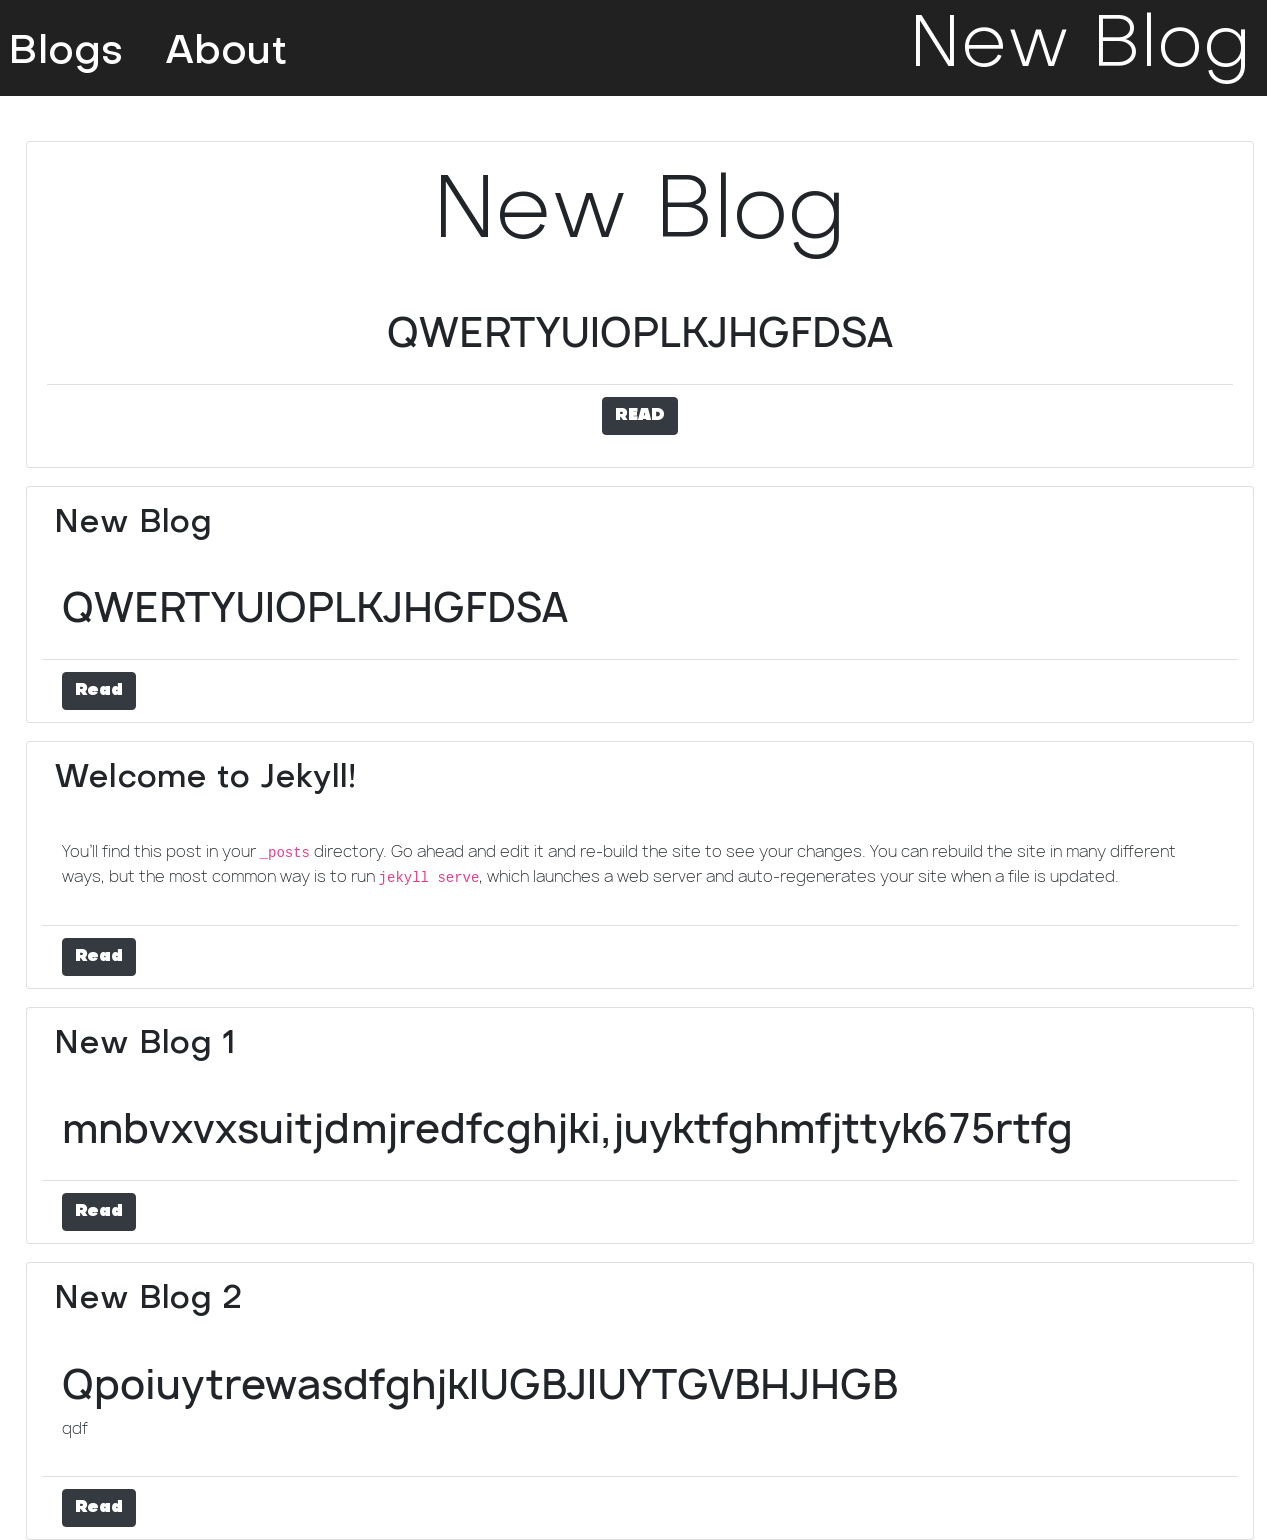
<file: blogs/index.html>
<!DOCTYPE html>
<html lang="en" dir="ltr">
  <head>
    <link rel="stylesheet" href="../css/header.css">
    <link rel="stylesheet" href="../css/page.css">
    <link href="../css/fonts/stylesheet.css" rel="stylesheet">
    <link rel="stylesheet" href="https://stackpath.bootstrapcdn.com/bootstrap/4.3.1/css/bootstrap.min.css" integrity="sha384-ggOyR0iXCbMQv3Xipma34MD+dH/1fQ784/j6cY/iJTQUOhcWr7x9JvoRxT2MZw1T" crossorigin="anonymous">
    <link href="https://fonts.googleapis.com/css?family=Balthazar|Neuton|Port+Lligat+Sans&display=swap" rel="stylesheet">
    <meta charset="utf-8">
    <link rel="stylesheet" href="https://cdnjs.cloudflare.com/ajax/libs/font-awesome/4.7.0/css/font-awesome.min.css">
    <meta name="viewport" content="width=device-width, initial-scale=1, shrink-to-fit=no">

<link href="https://fonts.googleapis.com/css?family=Vollkorn&display=swap" rel="stylesheet">

    <title>Blogs</title>
  </head>
  <body>
    <nav class="navbar navbar-expand-lg navbar-light bg-faded" id="header">
<button class="navbar-toggler" style="margin-left:2.5vw;margin-top:2.5vh;" type="button" data-toggle="collapse" data-target="#nav-content" aria-controls="nav-content" aria-expanded="false" aria-label="Toggle navigation">
<span class="navbar-toggler-icon"></span>
</button>
<!-- Links -->
<div class="collapse navbar-collapse" id="nav-content" style="/*margin-left:48vw;*/margin-top:2vh;">
<ul class="navbar-nav">
<li class="nav-item">
<a class="nav-link" href="https://ranjithrd.github.io/blogs/"><div class="h1" style="color:white;">Blogs</div></a>
</li>
<li class="nav-item">
<a class="nav-link" href="https://ranjithrd.github.io/about/"><div class="h1" style="color:white;">About</div></a>
</li>
</ul>
</div>


<!-- Brand -->
<a class="navbar-brand" style="/*margin-left:2.5vw;*/" href="https://ranjithrd.github.io/home/"><div class="display-3" style="color:white;">
  New Blog
</div></a>
</nav>


    <div id="content">
      <div id="latestArticle" class="card" style="margin-left:2vw;margin-right:2vw;margin-top:2vh;margin-bottom:2vh;width:96vw;">
  <div class="card-body center">
    <div class="card-title">
      <span class="display-2">New Blog</span>
    </div>
    <div class="card-body z">
      <h2>
      <h1 id="qwertyuioplkjhgfdsa">QWERTYUIOPLKJHGFDSA</h1>

      </h2>
    </div>
    <div class="card-footer" style="background-color:white;">
      <a href="/jekyll,/do,/not,/update/2019/05/18/new-blog.html" class="btn btn-dark">READ</a>
    </div>
  </div>
</div>


<div class="blog card col-12" style="width:96vw;margin-left:2vw;margin-top:2vh;">
  <div class="card-title" style="margin-top:2vh;margin-left:1vw;">
    <h2>
    New Blog
    </h2>
  </div>
  <div class="card-body z">
    <h1 id="qwertyuioplkjhgfdsa">QWERTYUIOPLKJHGFDSA</h1>

  </div>
  <div class="card-footer" style="background-color:white;">
    <a href="/jekyll,/do,/not,/update/2019/05/18/new-blog.html" class="btn btn-dark">Read</a>
  </div>
</div>


<div class="blog card col-12" style="width:96vw;margin-left:2vw;margin-top:2vh;">
  <div class="card-title" style="margin-top:2vh;margin-left:1vw;">
    <h2>
    Welcome to Jekyll!
    </h2>
  </div>
  <div class="card-body z">
    <p>You’ll find this post in your <code class="highlighter-rouge">_posts</code> directory. Go ahead and edit it and re-build the site to see your changes. You can rebuild the site in many different ways, but the most common way is to run <code class="highlighter-rouge">jekyll serve</code>, which launches a web server and auto-regenerates your site when a file is updated.</p>


  </div>
  <div class="card-footer" style="background-color:white;">
    <a href="/jekyll/update/2019/05/17/welcome-to-jekyll.html" class="btn btn-dark">Read</a>
  </div>
</div>


<div class="blog card col-12" style="width:96vw;margin-left:2vw;margin-top:2vh;">
  <div class="card-title" style="margin-top:2vh;margin-left:1vw;">
    <h2>
    New Blog 1
    </h2>
  </div>
  <div class="card-body z">
    <h1 id="mnbvxvxsuitjdmjredfcghjkijuyktfghmfjttyk675rtfg">mnbvxvxsuitjdmjredfcghjki,juyktfghmfjttyk675rtfg</h1>

  </div>
  <div class="card-footer" style="background-color:white;">
    <a href="/jekyll,/do,/not,/update/2019/03/23/sample-blog-one.html" class="btn btn-dark">Read</a>
  </div>
</div>


<div class="blog card col-12" style="width:96vw;margin-left:2vw;margin-top:2vh;">
  <div class="card-title" style="margin-top:2vh;margin-left:1vw;">
    <h2>
    New Blog 2
    </h2>
  </div>
  <div class="card-body z">
    <h1 id="qpoiuytrewasdfghjkiugbjiuytgvbhjhgb">QpoiuytrewasdfghjkIUGBJIUYTGVBHJHGB</h1>
<p>qdf</p>

  </div>
  <div class="card-footer" style="background-color:white;">
    <a href="/jekyll,/do,/not,/update/2019/02/13/sample-blog-two.html" class="btn btn-dark">Read</a>
  </div>
</div>


    </div>

    
    <!-- jQuery library -->
    <script src="https://code.jquery.com/jquery-3.2.1.slim.min.js" integrity="sha384-KJ3o2DKtIkvYIK3UENzmM7KCkRr/rE9/Qpg6aAZGJwFDMVNA/GpGFF93hXpG5KkN" crossorigin="anonymous"></script>

    <!-- Popper -->
    <script src="https://cdnjs.cloudflare.com/ajax/libs/popper.js/1.12.9/umd/popper.min.js" integrity="sha384-ApNbgh9B+Y1QKtv3Rn7W3mgPxhU9K/ScQsAP7hUibX39j7fakFPskvXusvfa0b4Q" crossorigin="anonymous"></script>

    <!-- Latest compiled and minified Bootstrap JavaScript -->
    <script src="https://maxcdn.bootstrapcdn.com/bootstrap/4.0.0/js/bootstrap.min.js" integrity="sha384-JZR6Spejh4U02d8jOt6vLEHfe/JQGiRRSQQxSfFWpi1MquVdAyjUar5+76PVCmYl" crossorigin="anonymous"></script>
  </body>
</html>
</file>
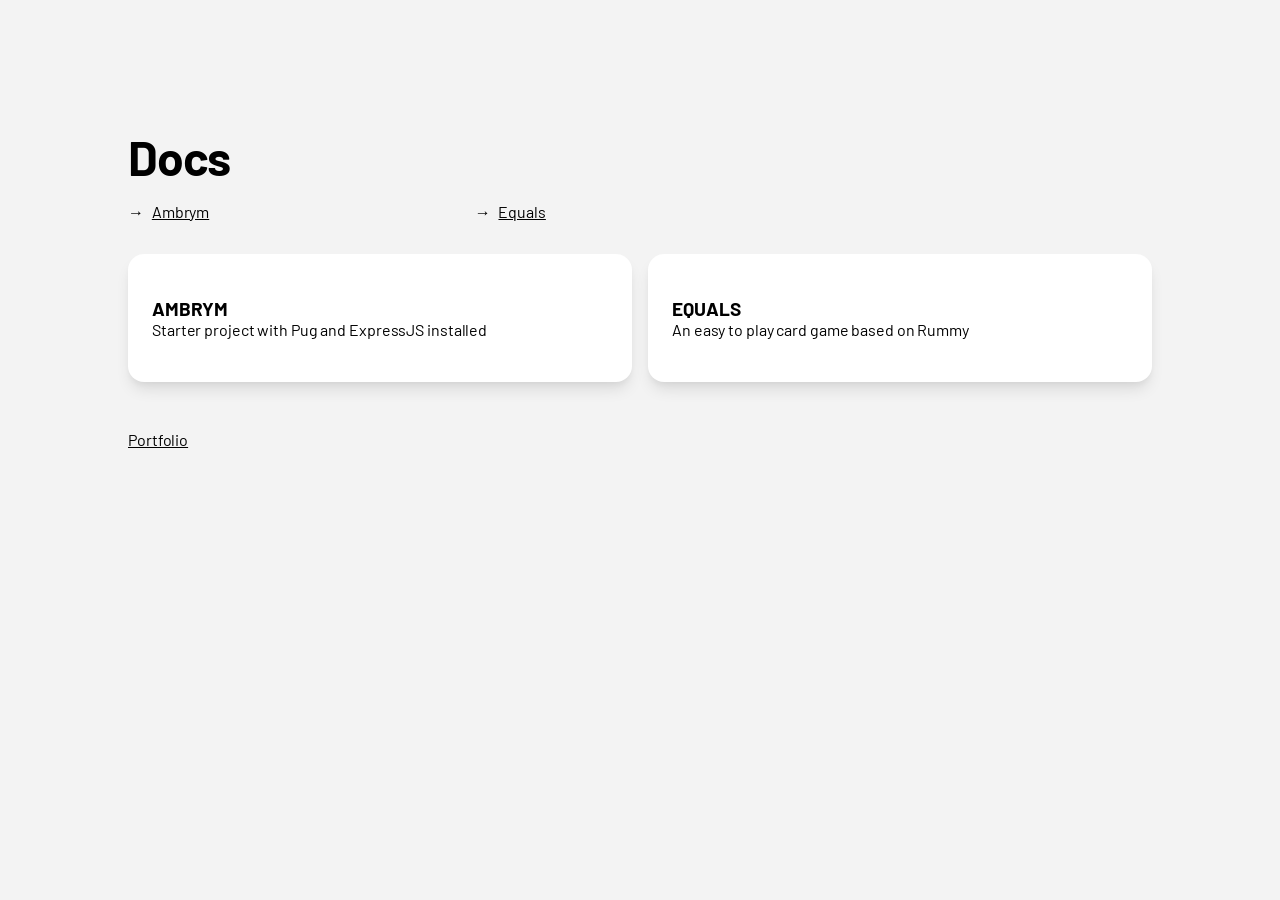
<file: docs/index.html>
<!DOCTYPE html>
<html lang="en">
	<head>
		<meta charset="UTF-8" />
		<meta http-equiv="X-UA-Compatible" content="IE=edge" />
		<meta name="viewport" content="width=device-width, initial-scale=1.0" />
		<title>Docs</title>
		<link rel="stylesheet" href="/css/index.css">
		<script src="https://identity.netlify.com/v1/netlify-identity-widget.js"></script>
	</head>
	<body>
		<main>
			
<h1 class="huge">Docs</h1>

<div class="spacer"></div>

<ul id="docs-list">
	
	<div class="doc-li">
		<a href="/ambrym/"
			><li>
				<u>Ambrym</u>
			</li></a
		>
	</div>
	
	<div class="doc-li">
		<a href="/equals/"
			><li>
				<u>Equals</u>
			</li></a
		>
	</div>
	
</ul>

<div id="cards" class="responsive">
	
	<a href="/ambrym/">
		<div class="doc repo">
			<h3 class="uppercase">Ambrym</h3>
			<p class="overflow-val">Starter project with Pug and ExpressJS installed</p>
		</div>
	</a>
	
	<a href="/equals/">
		<div class="doc repo">
			<h3 class="uppercase">Equals</h3>
			<p class="overflow-val">An easy to play card game based on Rummy</p>
		</div>
	</a>
	
</div>

<style>
	table {
		width: 100%;
		margin-top: 2em;
		border-collapse: collapse;
	}
	td,
	th {
		text-align: left;
		padding: 8px;
	}

	.tc1 {
		width: 65%;
	}
	.tc2 {
		width: 35%;
	}

	td,
	tr,
	th,
	table {
		border: 1px solid black;
	}

	#cards {
		margin-top: 2em;
	}

	.doc {
		text-decoration: none !important;
		padding: 8px;
		/* background: white; */
	}
	.doc > h3 {
		/* text-decoration: underline; */
		font-size: 1.19em;
	}

	#cards a {
		text-decoration: inherit;
	}

	.doc.repo {
		height: 8em;
		padding: 1.5em;
	}

	.overflow-val {
		/* max-height: 5em; */
		overflow: auto;
		padding-top: 0em;
	}

	#docs-list {
		display: grid;
		grid-template-columns: repeat(auto-fill, minmax(250px, 1fr));
		gap: 4px;
		column-gap: 1em;
	}

	.doc-li {
		display: block;
		width: auto;
	}
</style>

<div class="spacer"></div>
<div class="spacer"></div>
<div class="spacer"></div>
<a href="/">Portfolio</a>

		</main>
	</body>
</html>
</file>
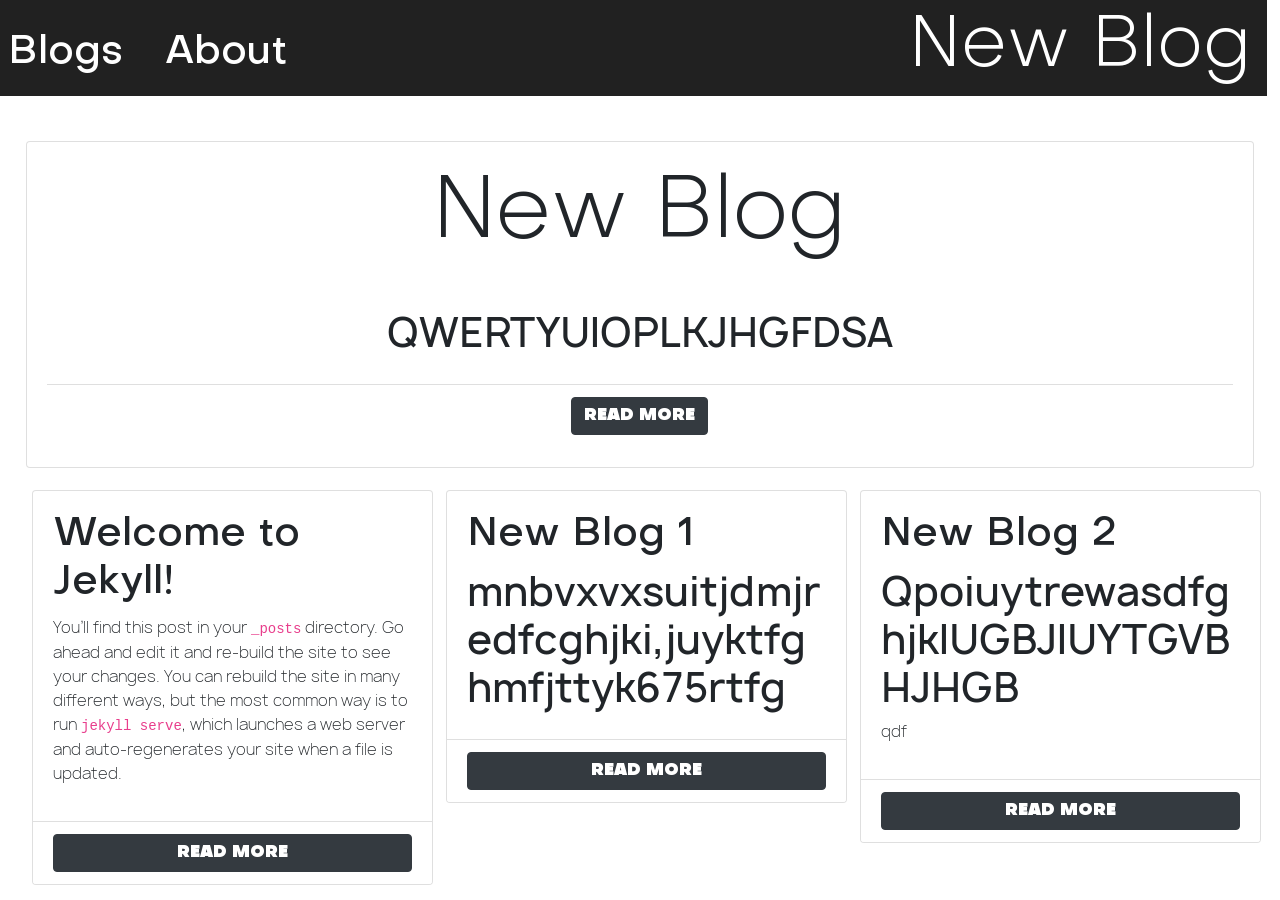
<file: home/index.html>
<!DOCTYPE html>
<html lang="en" dir="ltr">
  <head>
    <link rel="stylesheet" href="../css/header.css">
    <link rel="stylesheet" href="../css/page.css">
    <link href="../css/fonts/stylesheet.css" rel="stylesheet">
    <link rel="stylesheet" href="https://stackpath.bootstrapcdn.com/bootstrap/4.3.1/css/bootstrap.min.css" integrity="sha384-ggOyR0iXCbMQv3Xipma34MD+dH/1fQ784/j6cY/iJTQUOhcWr7x9JvoRxT2MZw1T" crossorigin="anonymous">
    <link href="https://fonts.googleapis.com/css?family=Balthazar|Neuton|Port+Lligat+Sans&display=swap" rel="stylesheet">
    <meta charset="utf-8">
    <link rel="stylesheet" href="https://cdnjs.cloudflare.com/ajax/libs/font-awesome/4.7.0/css/font-awesome.min.css">
    <meta name="viewport" content="width=device-width, initial-scale=1, shrink-to-fit=no">

<link href="https://fonts.googleapis.com/css?family=Vollkorn&display=swap" rel="stylesheet">

    <title>Home</title>
  </head>
  <body>
    <nav class="navbar navbar-expand-lg navbar-light bg-faded" id="header">
<button class="navbar-toggler" style="margin-left:2.5vw;margin-top:2.5vh;" type="button" data-toggle="collapse" data-target="#nav-content" aria-controls="nav-content" aria-expanded="false" aria-label="Toggle navigation">
<span class="navbar-toggler-icon"></span>
</button>
<!-- Links -->
<div class="collapse navbar-collapse" id="nav-content" style="/*margin-left:48vw;*/margin-top:2vh;">
<ul class="navbar-nav">
<li class="nav-item">
<a class="nav-link" href="https://ranjithrd.github.io/blogs/"><div class="h1" style="color:white;">Blogs</div></a>
</li>
<li class="nav-item">
<a class="nav-link" href="https://ranjithrd.github.io/about/"><div class="h1" style="color:white;">About</div></a>
</li>
</ul>
</div>


<!-- Brand -->
<a class="navbar-brand" style="/*margin-left:2.5vw;*/" href="https://ranjithrd.github.io/home/"><div class="display-3" style="color:white;">
  New Blog
</div></a>
</nav>


    <div id="content">
      <div id="latestArticle" class="card" style="margin-left:2vw;margin-right:2vw;margin-top:2vh;margin-bottom:2vh;width:96vw;">
  <div class="card-body center">
    <div class="card-title">
      <span class="display-2">New Blog</span>
    </div>
    <div class="card-body z">
      <h2>
      <h1 id="qwertyuioplkjhgfdsa">QWERTYUIOPLKJHGFDSA</h1>

      </h2>
    </div>
    <div class="card-footer" style="background-color:white;">
      <a href="/jekyll,/do,/not,/update/2019/05/18/new-blog.html" class="btn btn-dark">READ MORE</a>
    </div>
  </div>
</div>
<div id="featured-articles" class="row" style="margin-left:2vw;margin-right:1vw;">
  <div class="col-lg-4" style="padding-left:0.5vw;padding-right:0.5vw;padding-top:0.5vh;padding-bottom:0.5vh;">
    <div class="card" style="margin-right:0vw;">
      <div class="card-body">
        <h1>Welcome to Jekyll!</h1>
        <span class="z"><p>You’ll find this post in your <code class="highlighter-rouge">_posts</code> directory. Go ahead and edit it and re-build the site to see your changes. You can rebuild the site in many different ways, but the most common way is to run <code class="highlighter-rouge">jekyll serve</code>, which launches a web server and auto-regenerates your site when a file is updated.</p>

</span>
      </div>
      <div class="card-footer" style="background-color:white;">
        <a href="/jekyll/update/2019/05/17/welcome-to-jekyll.html" class="btn btn-dark btn-block">READ MORE</a>
      </div>
    </div>
  </div>
  <div class="col-lg-4" style="padding-left:0.5vw;padding-right:0.5vw;padding-top:0.5vh;padding-bottom:0.5vh;">
    <div class="card" style="margin-right:0vw;">
      <div class="card-body">
        <h1>New Blog 1</h1>
        <span class="z"><h1 id="mnbvxvxsuitjdmjredfcghjkijuyktfghmfjttyk675rtfg">mnbvxvxsuitjdmjredfcghjki,juyktfghmfjttyk675rtfg</h1>
</span>
      </div>
      <div class="card-footer" style="background-color:white;">
        <a href="/jekyll,/do,/not,/update/2019/03/23/sample-blog-one.html" class="btn btn-dark btn-block">READ MORE</a>
      </div>
    </div>
  </div>
  <div class="col-lg-4" style="padding-left:0.5vw;padding-right:0.5vw;padding-top:0.5vh;padding-bottom:0.5vh;">
    <div class="card" style="margin-right:0vw;">
      <div class="card-body">
        <h1>New Blog 2</h1>
        <span class="z"><h1 id="qpoiuytrewasdfghjkiugbjiuytgvbhjhgb">QpoiuytrewasdfghjkIUGBJIUYTGVBHJHGB</h1>
<p>qdf</p>
</span>
      </div>
      <div class="card-footer" style="background-color:white;">
        <a href="/jekyll,/do,/not,/update/2019/02/13/sample-blog-two.html" class="btn btn-dark btn-block">READ MORE</a>
      </div>
    </div>
  </div>
</div>
<!-- <div class="card center" style="margin-left:2vw;margin-right:2vw;margin-top:2vh;margin-bottom:2vh;width:96vw;">
  <div class="card-body">
    <div class="display-2">
      Blogsite Name.
    </div>
    <div class="h2 z">
      Blogsite Tagline
    </div>
  </div>
  <div class="card-footer" style="background-color:white;">
    <a href="../blogs/" class="btn btn-dark">Read them all</a>
  </div>
</div> -->

    </div>

    
    <!-- jQuery library -->
    <script src="https://code.jquery.com/jquery-3.2.1.slim.min.js" integrity="sha384-KJ3o2DKtIkvYIK3UENzmM7KCkRr/rE9/Qpg6aAZGJwFDMVNA/GpGFF93hXpG5KkN" crossorigin="anonymous"></script>

    <!-- Popper -->
    <script src="https://cdnjs.cloudflare.com/ajax/libs/popper.js/1.12.9/umd/popper.min.js" integrity="sha384-ApNbgh9B+Y1QKtv3Rn7W3mgPxhU9K/ScQsAP7hUibX39j7fakFPskvXusvfa0b4Q" crossorigin="anonymous"></script>

    <!-- Latest compiled and minified Bootstrap JavaScript -->
    <script src="https://maxcdn.bootstrapcdn.com/bootstrap/4.0.0/js/bootstrap.min.js" integrity="sha384-JZR6Spejh4U02d8jOt6vLEHfe/JQGiRRSQQxSfFWpi1MquVdAyjUar5+76PVCmYl" crossorigin="anonymous"></script>
  </body>
</html>
</file>
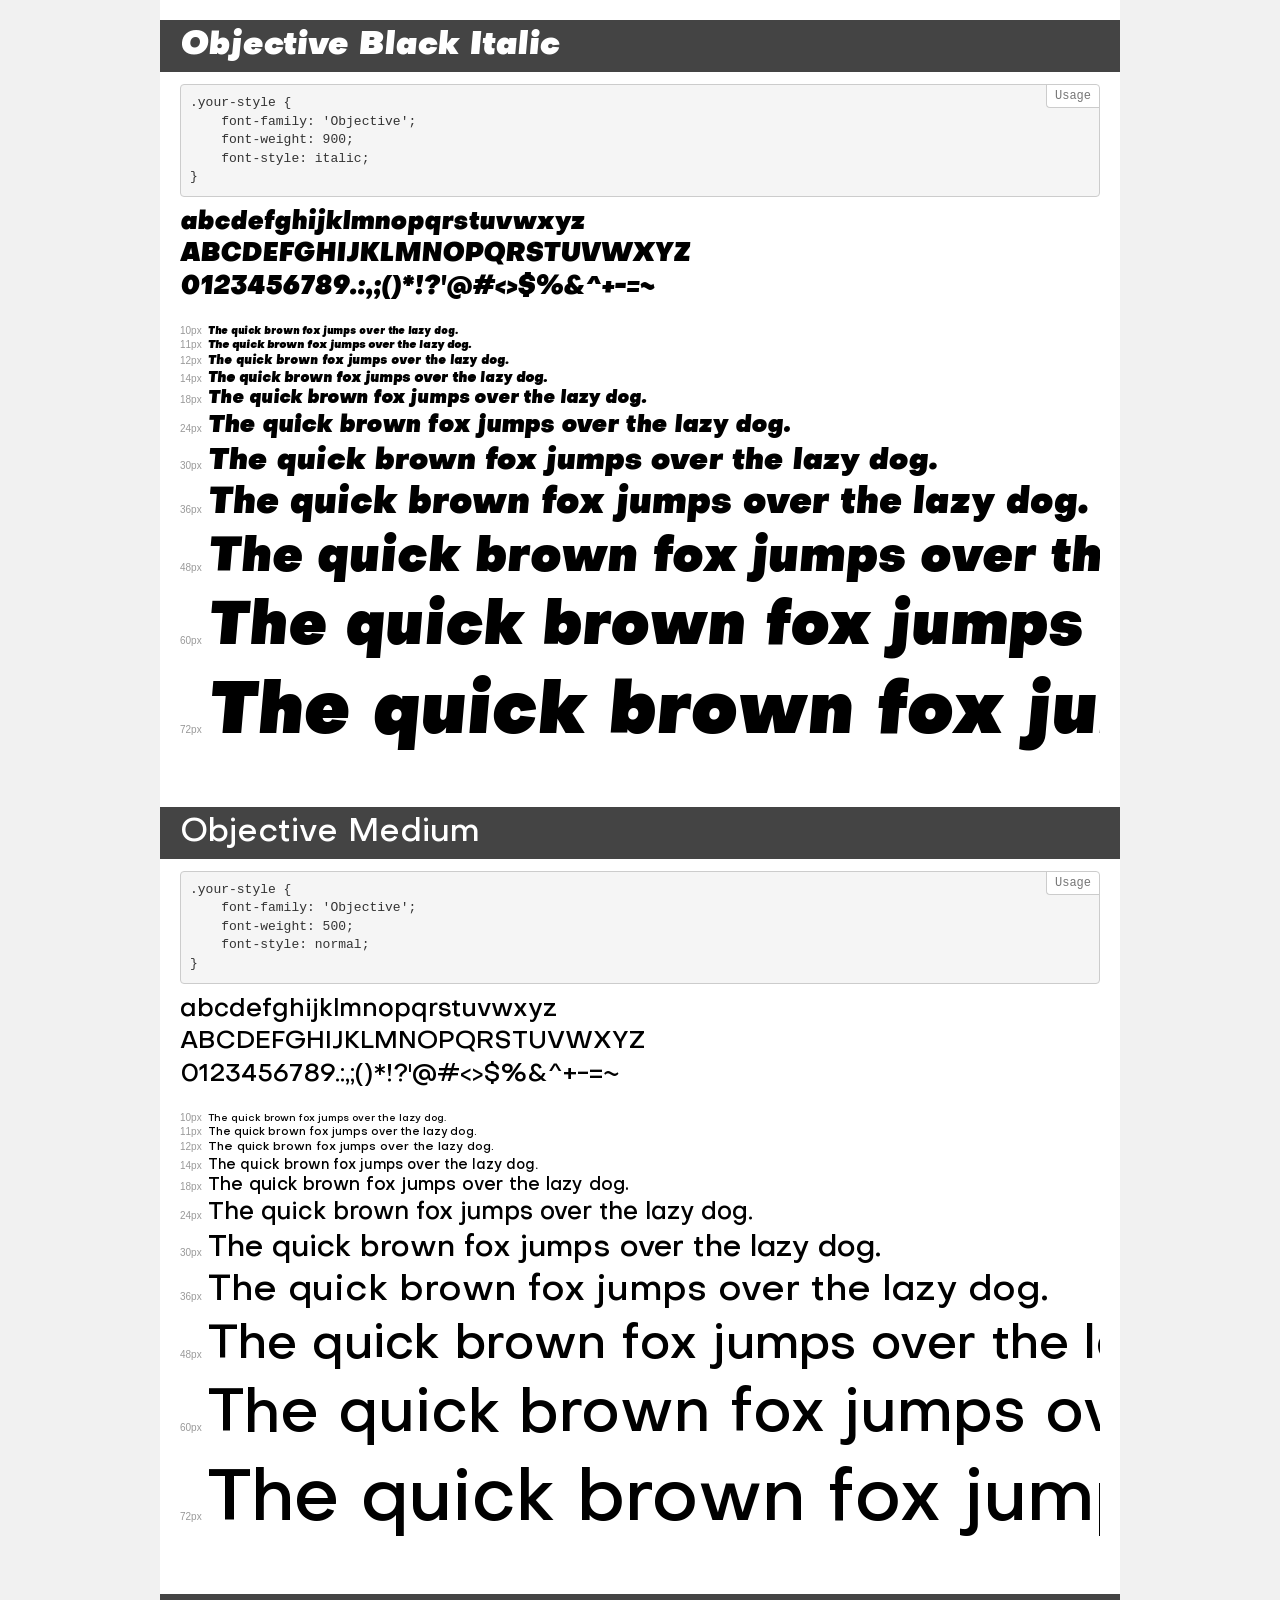
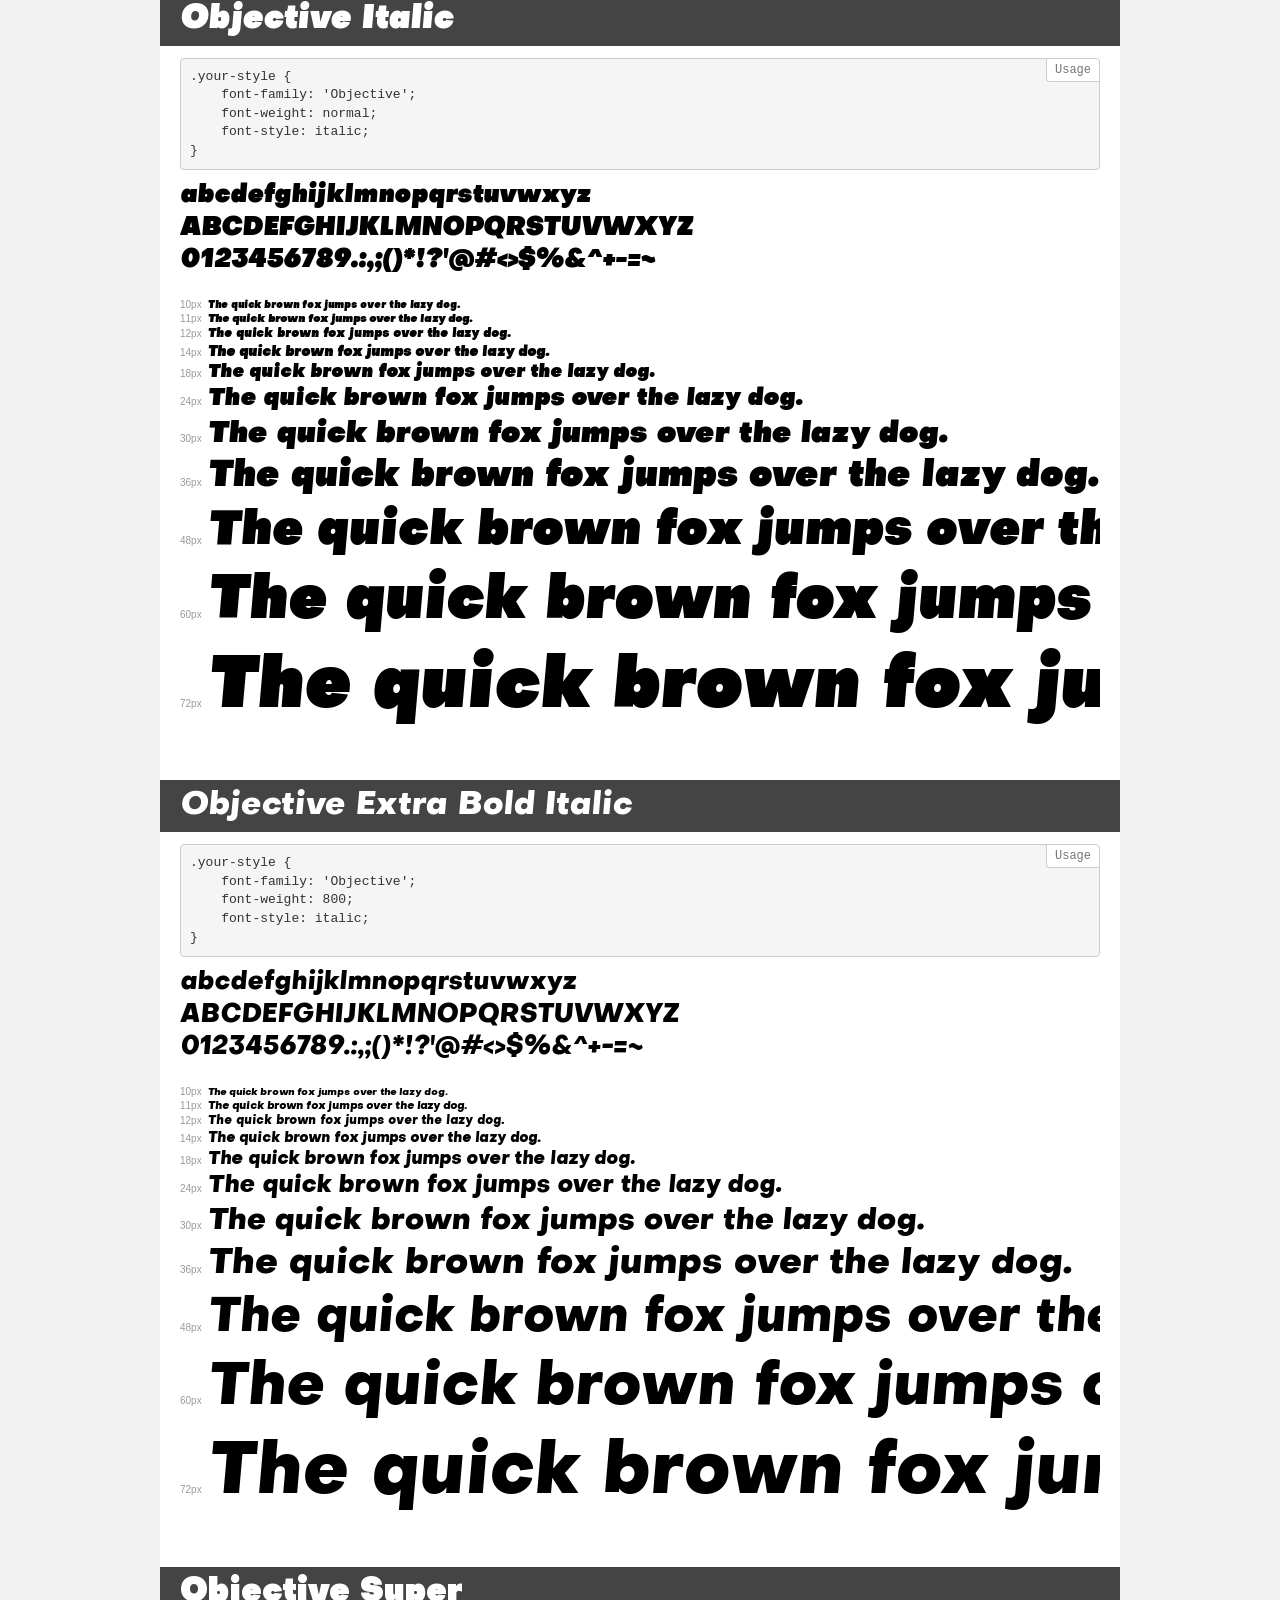
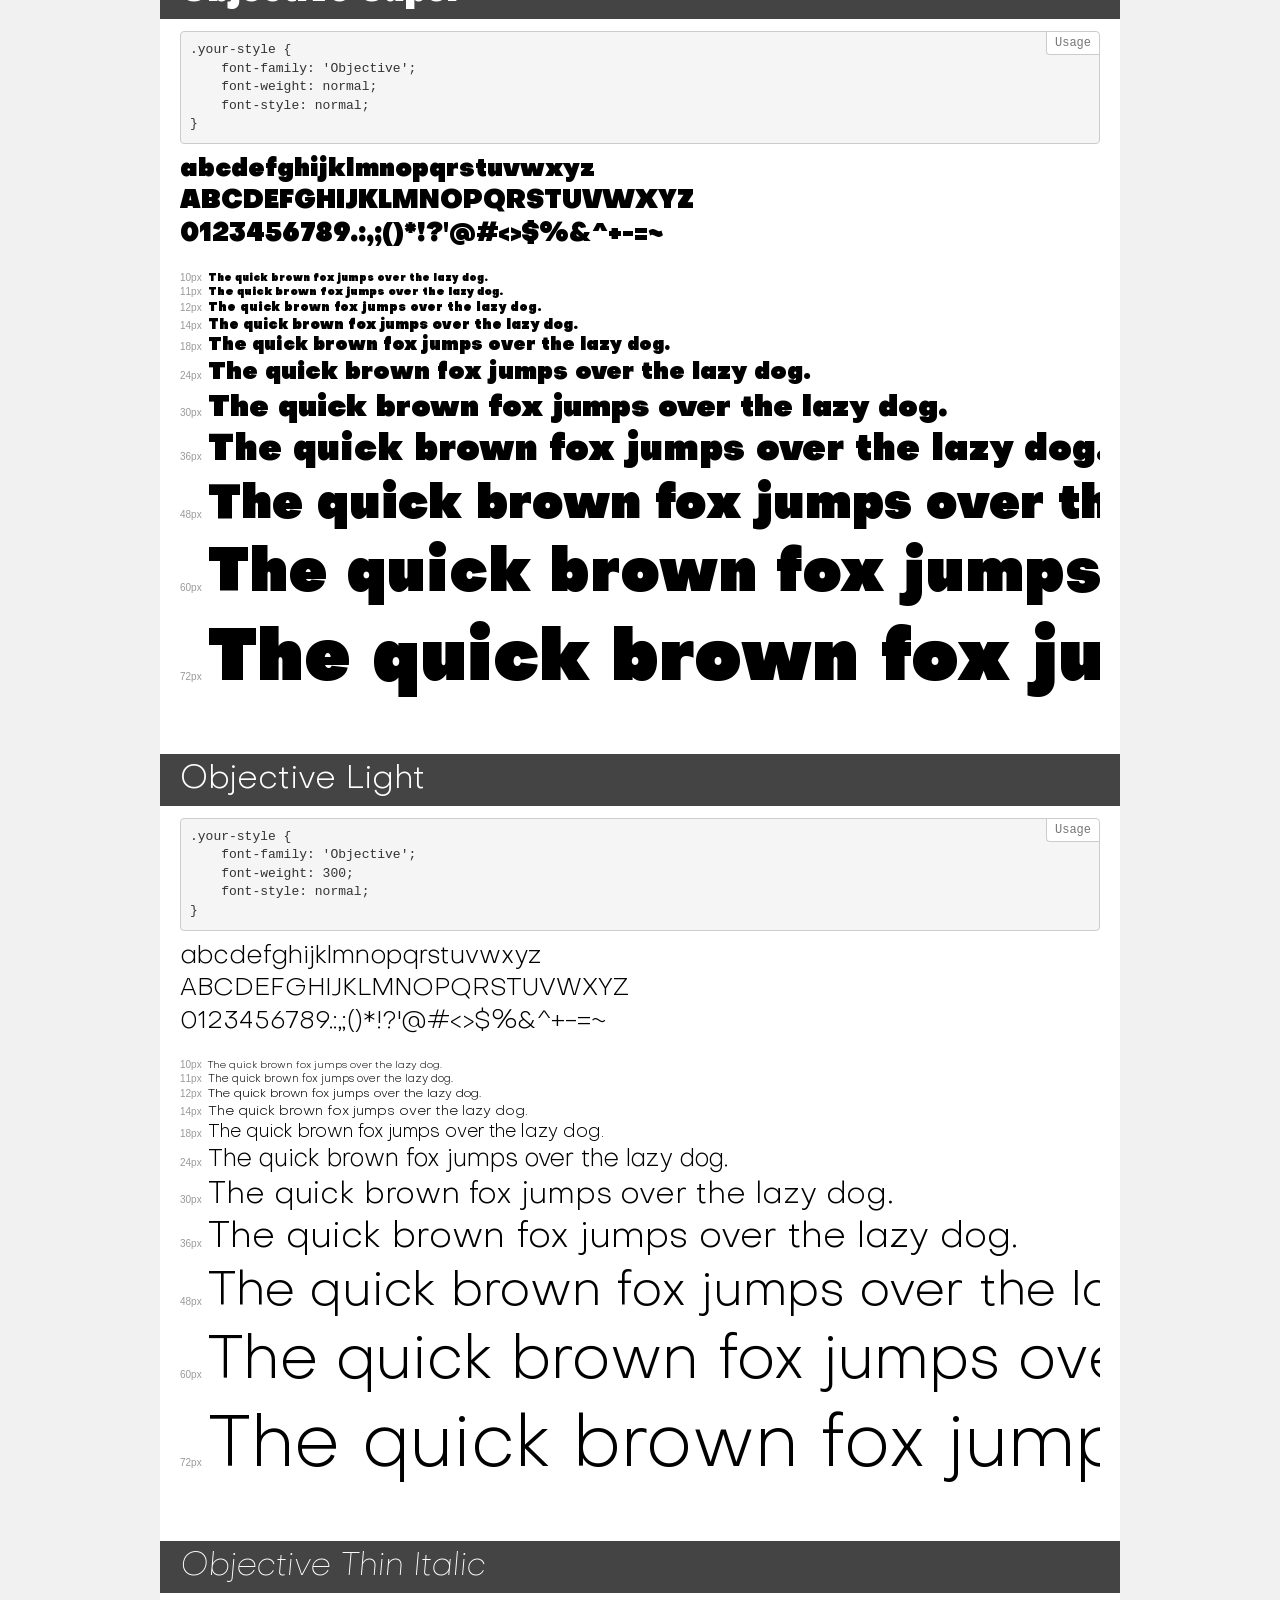
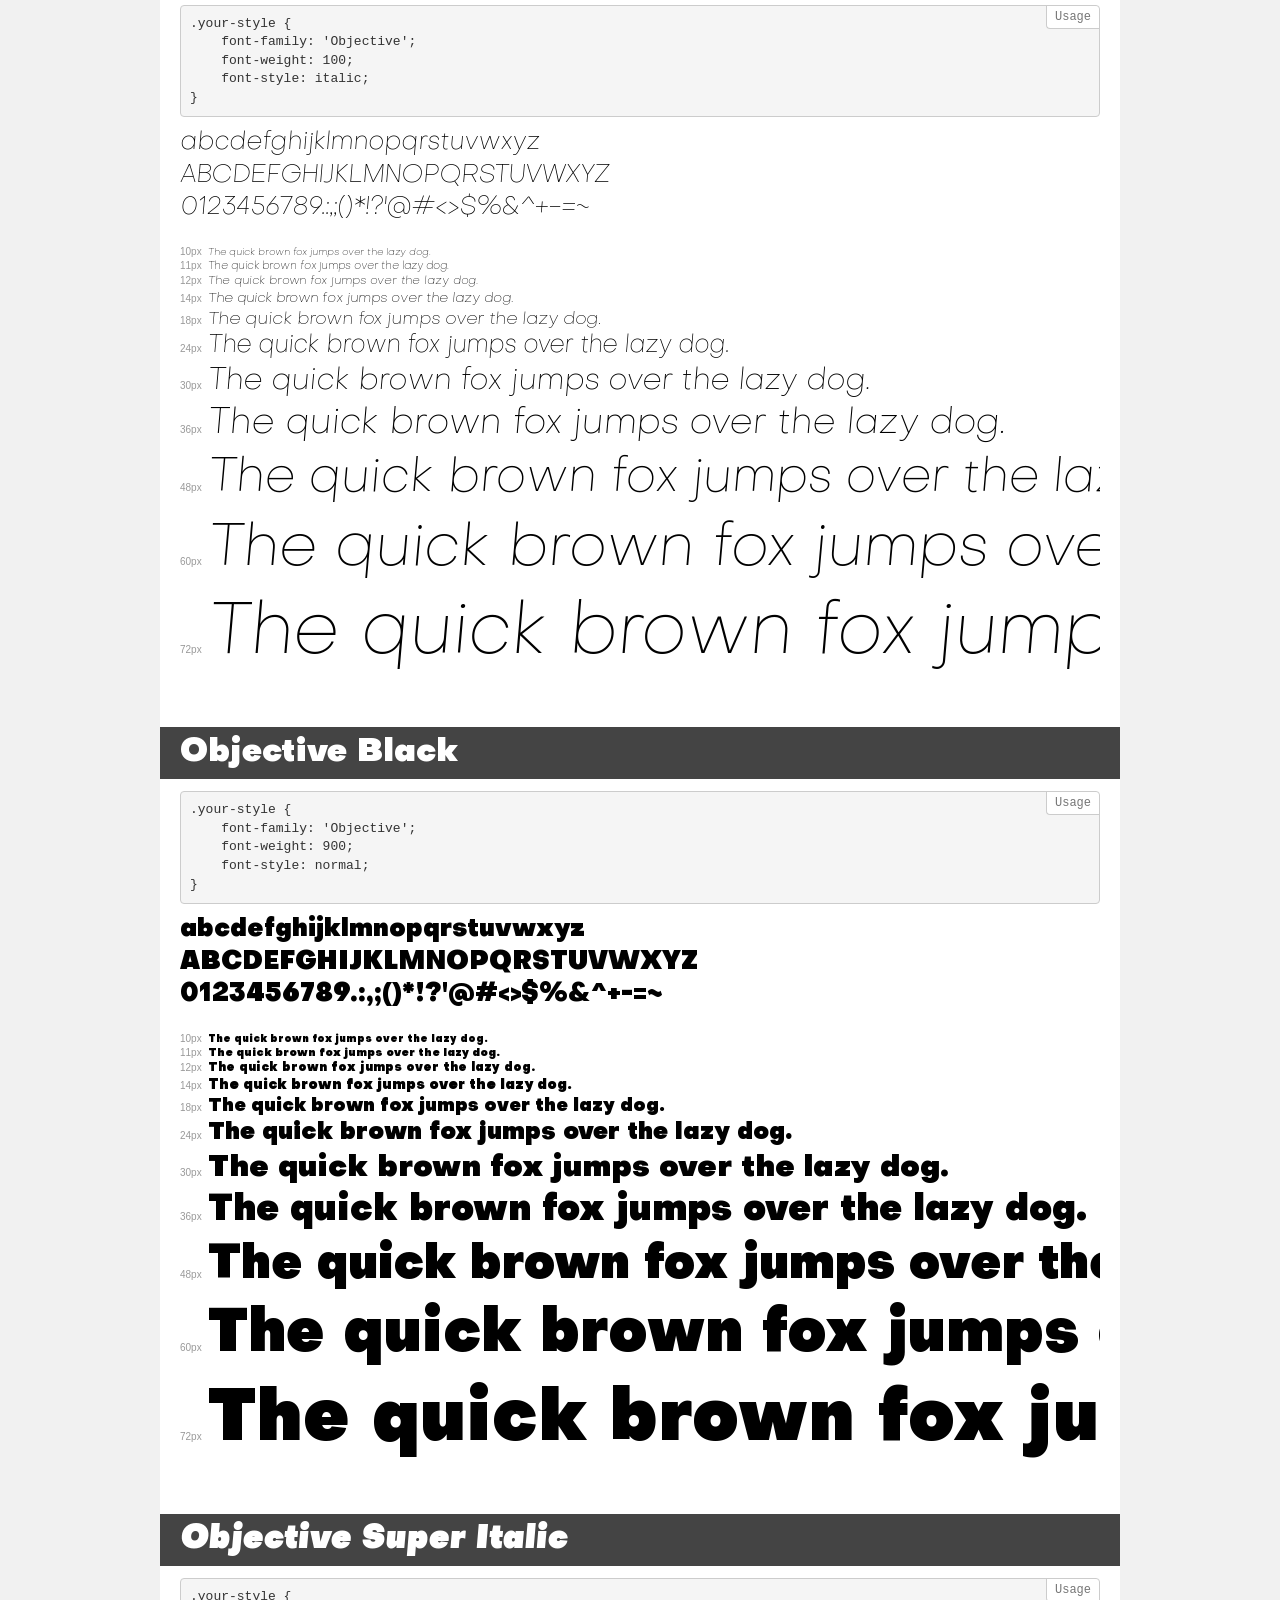
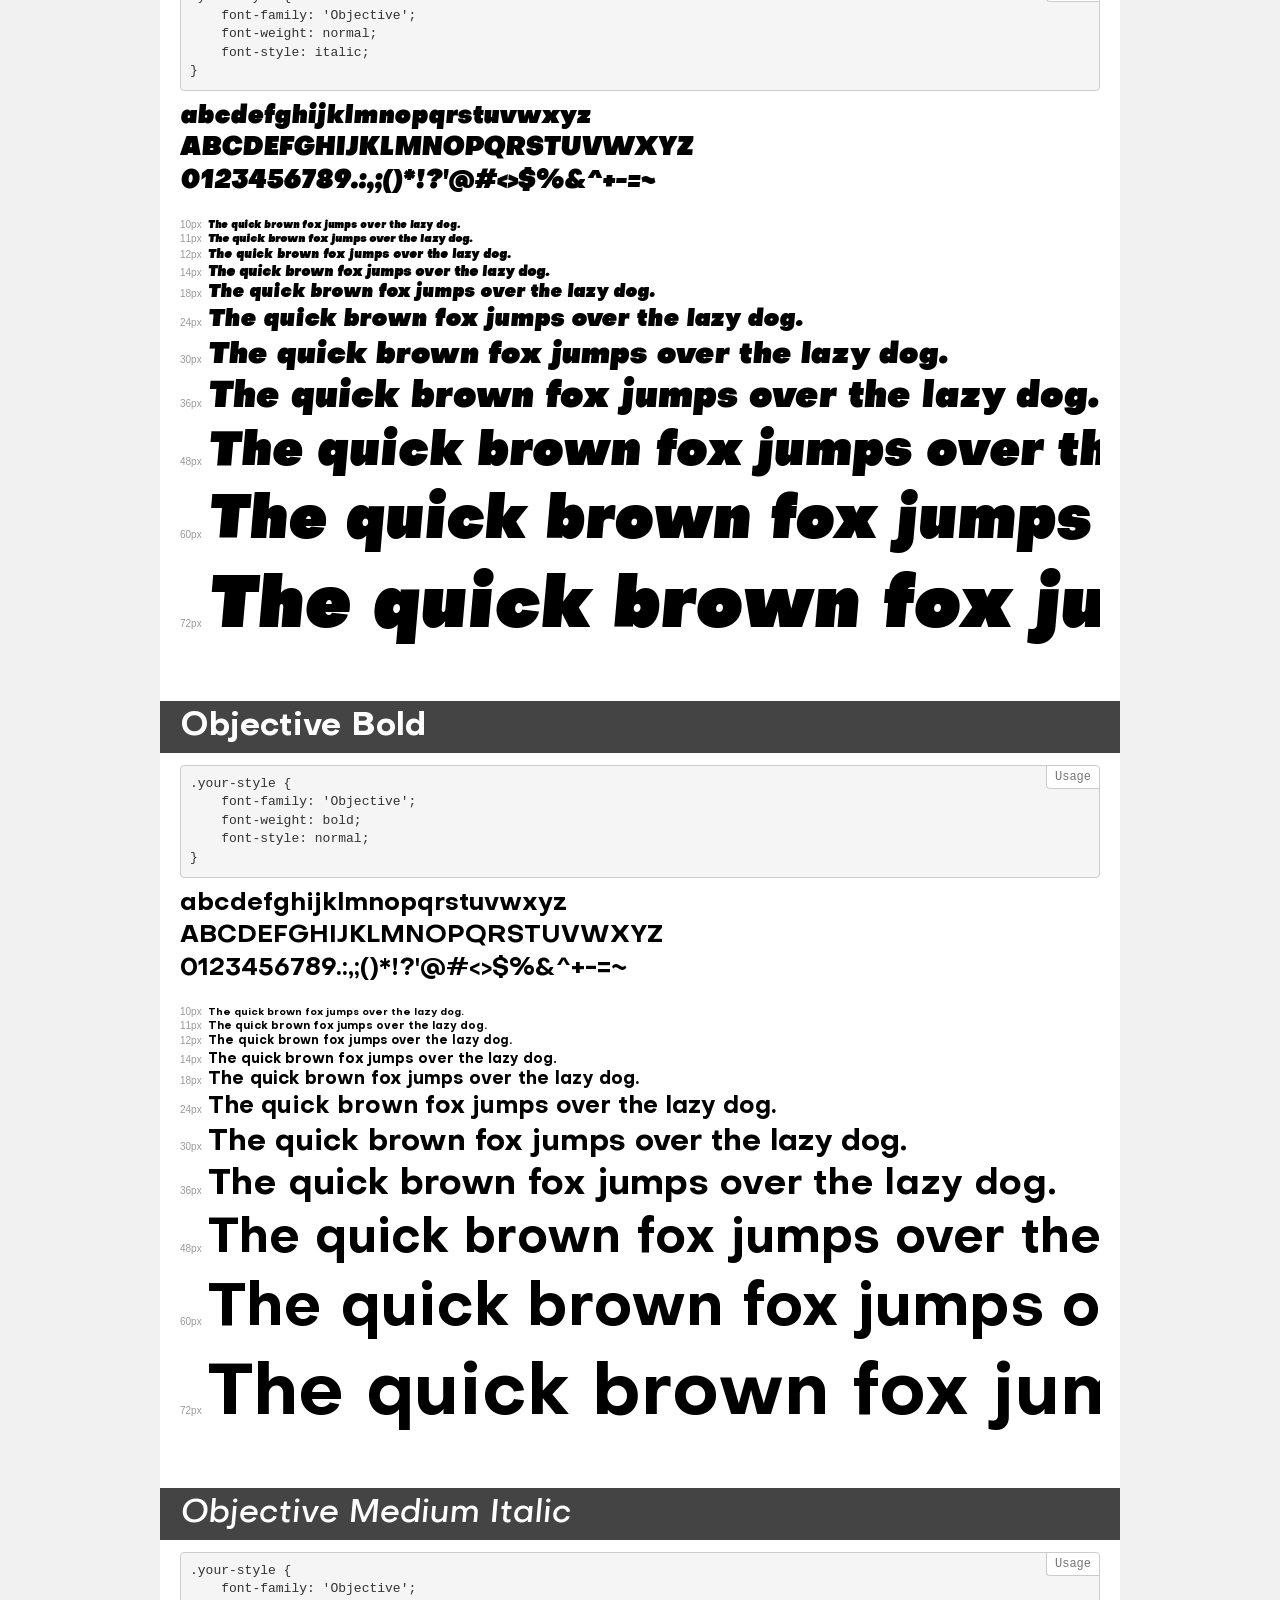
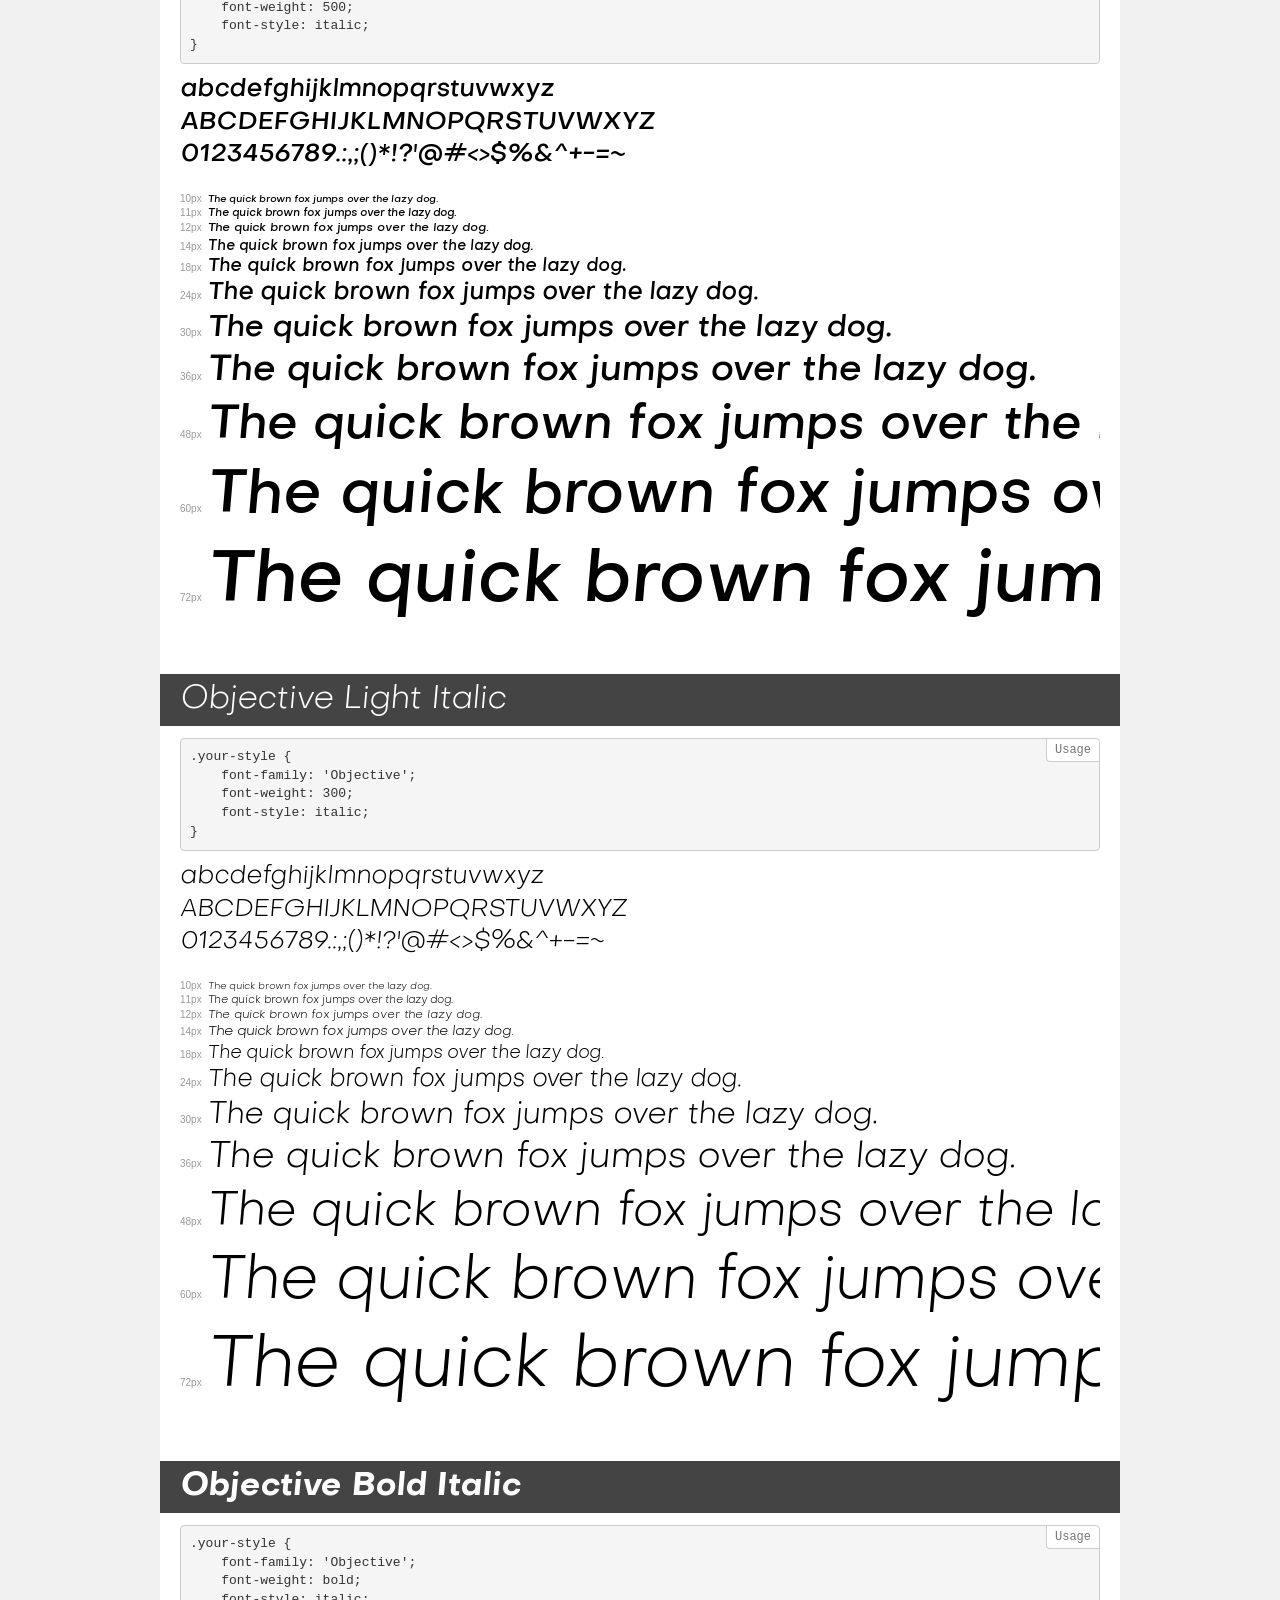
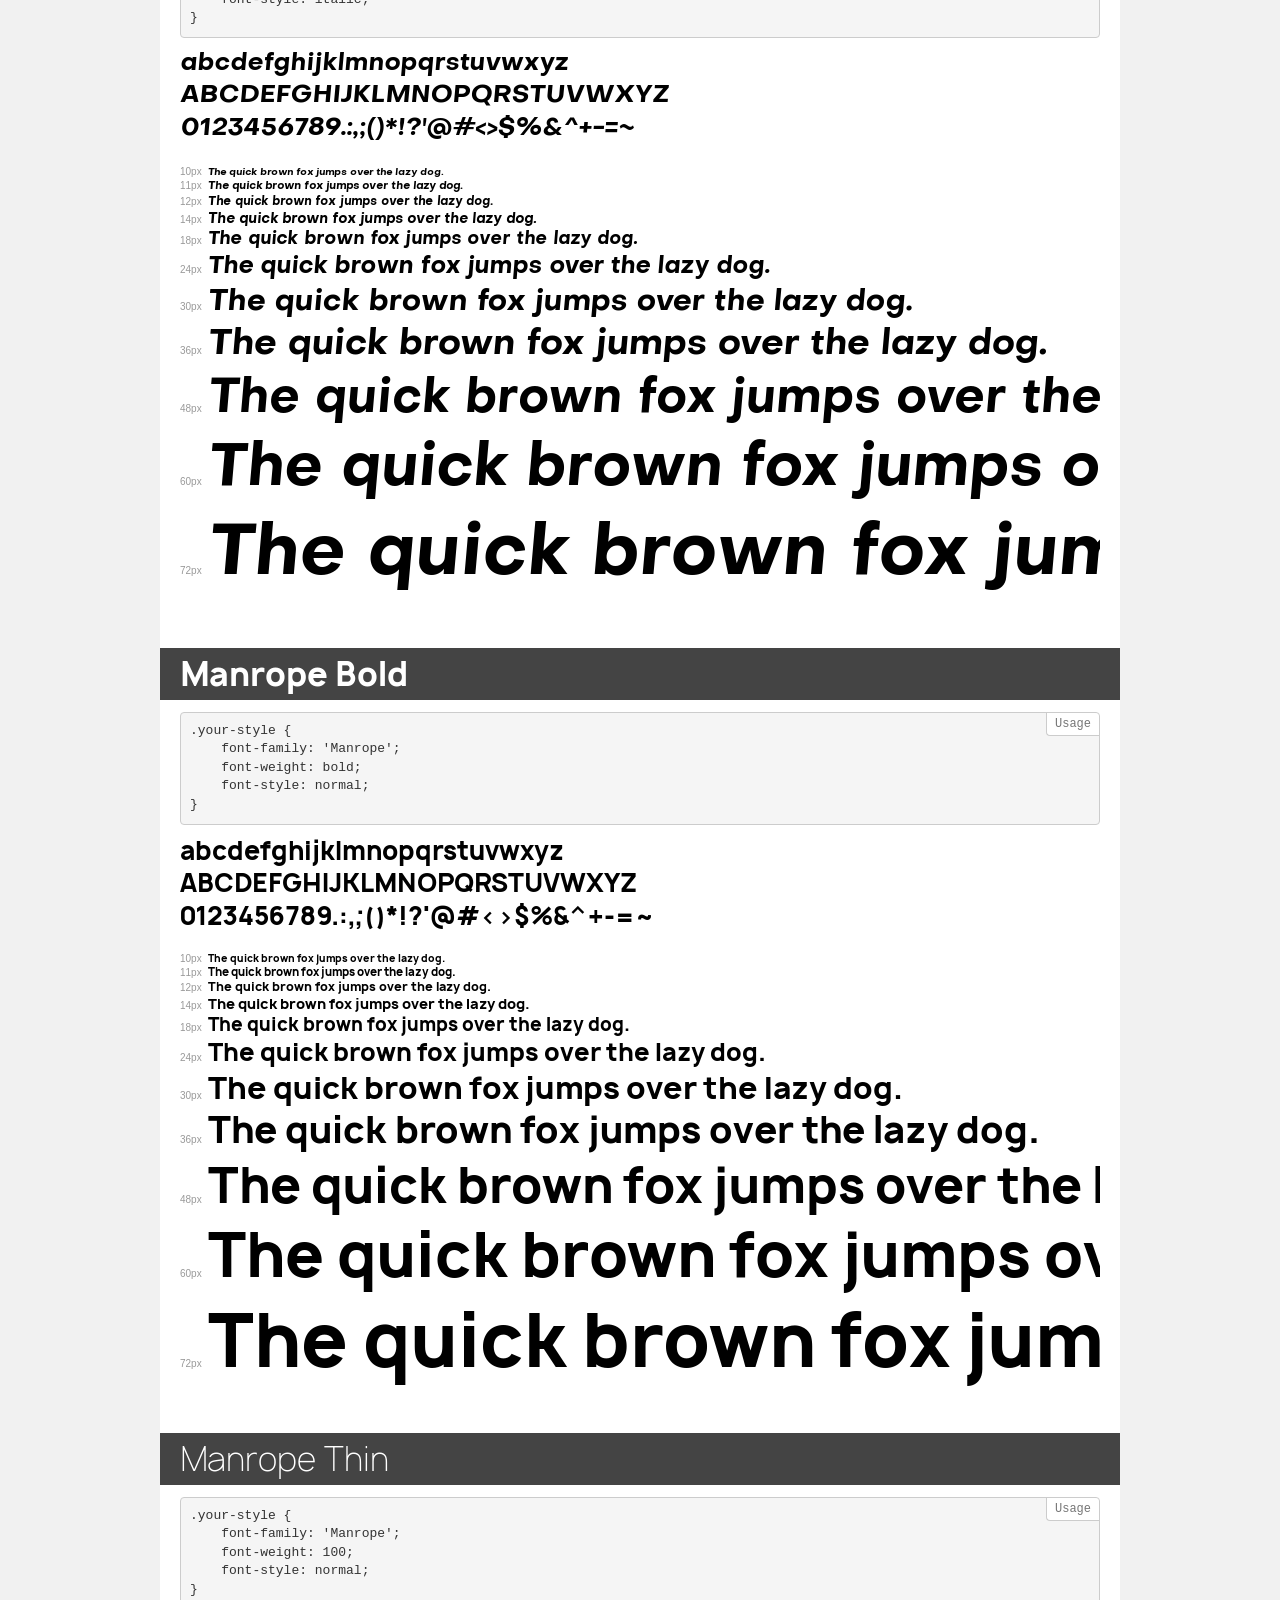
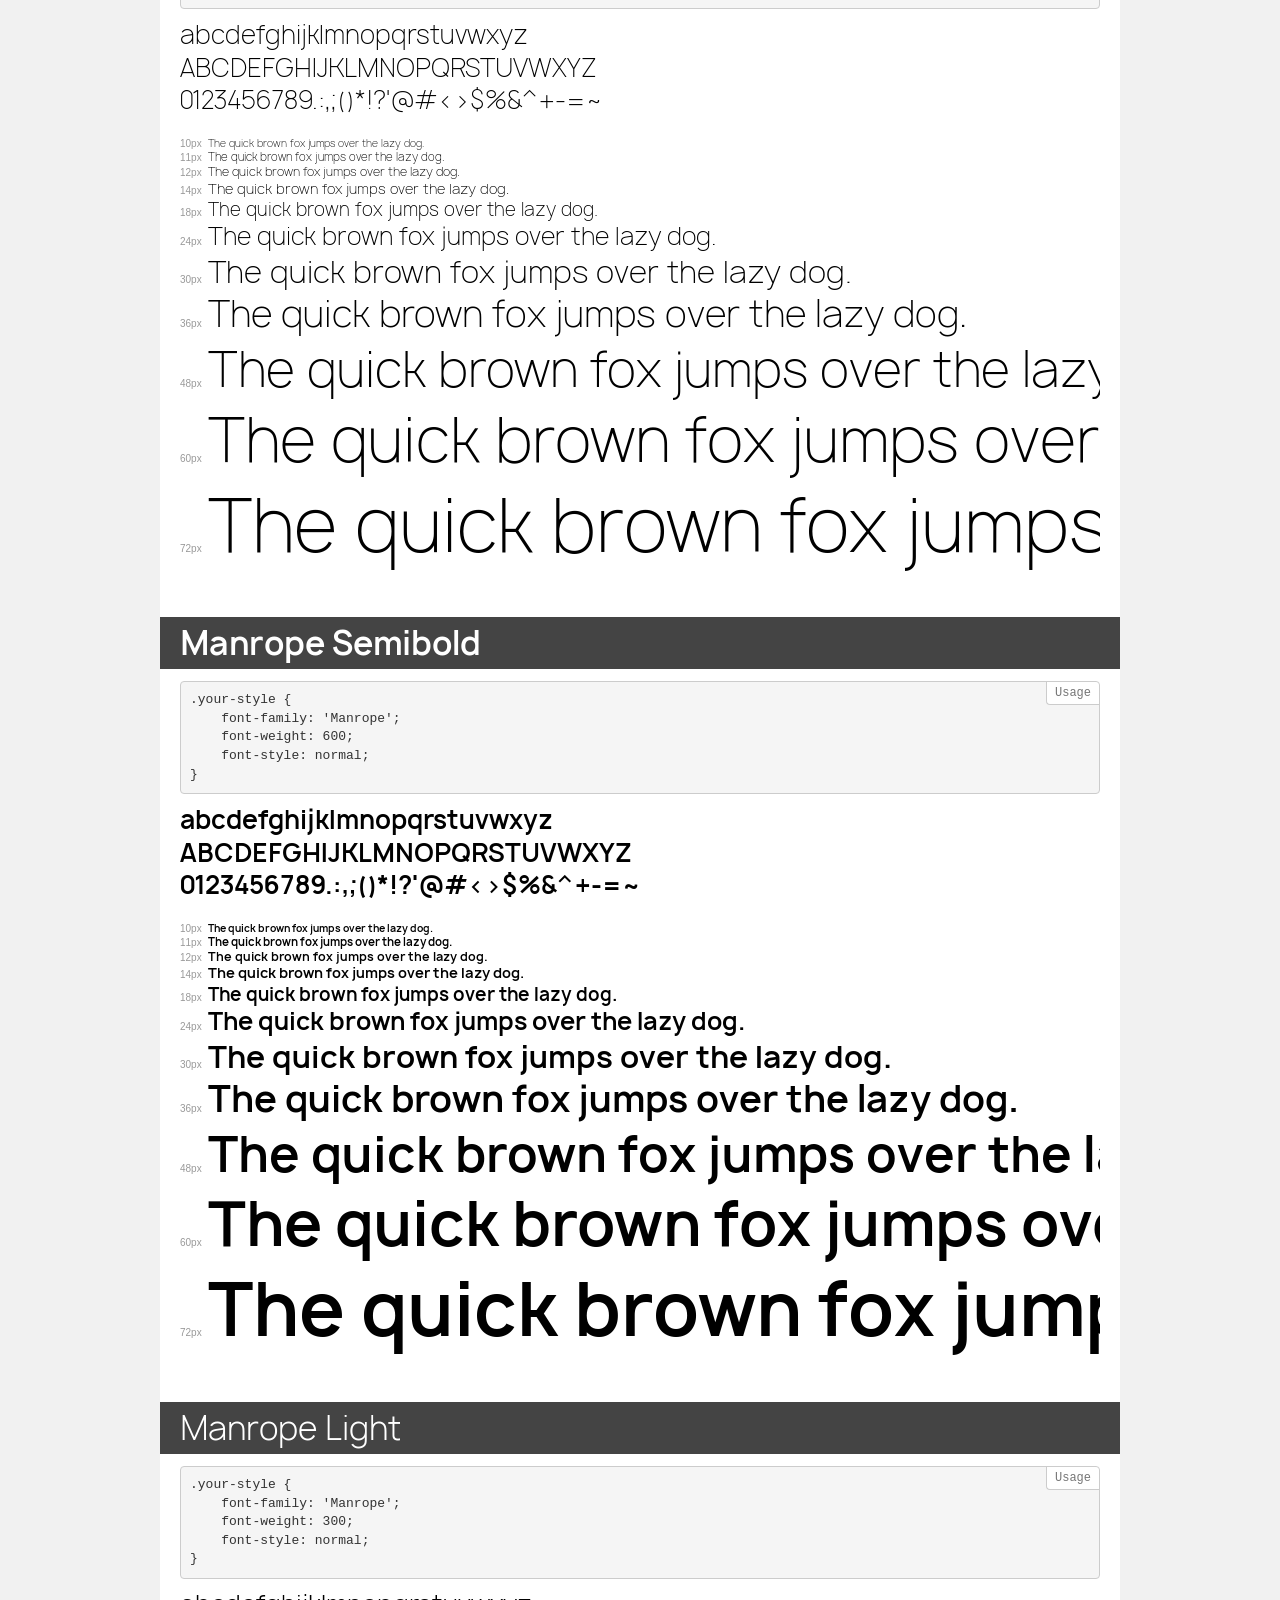
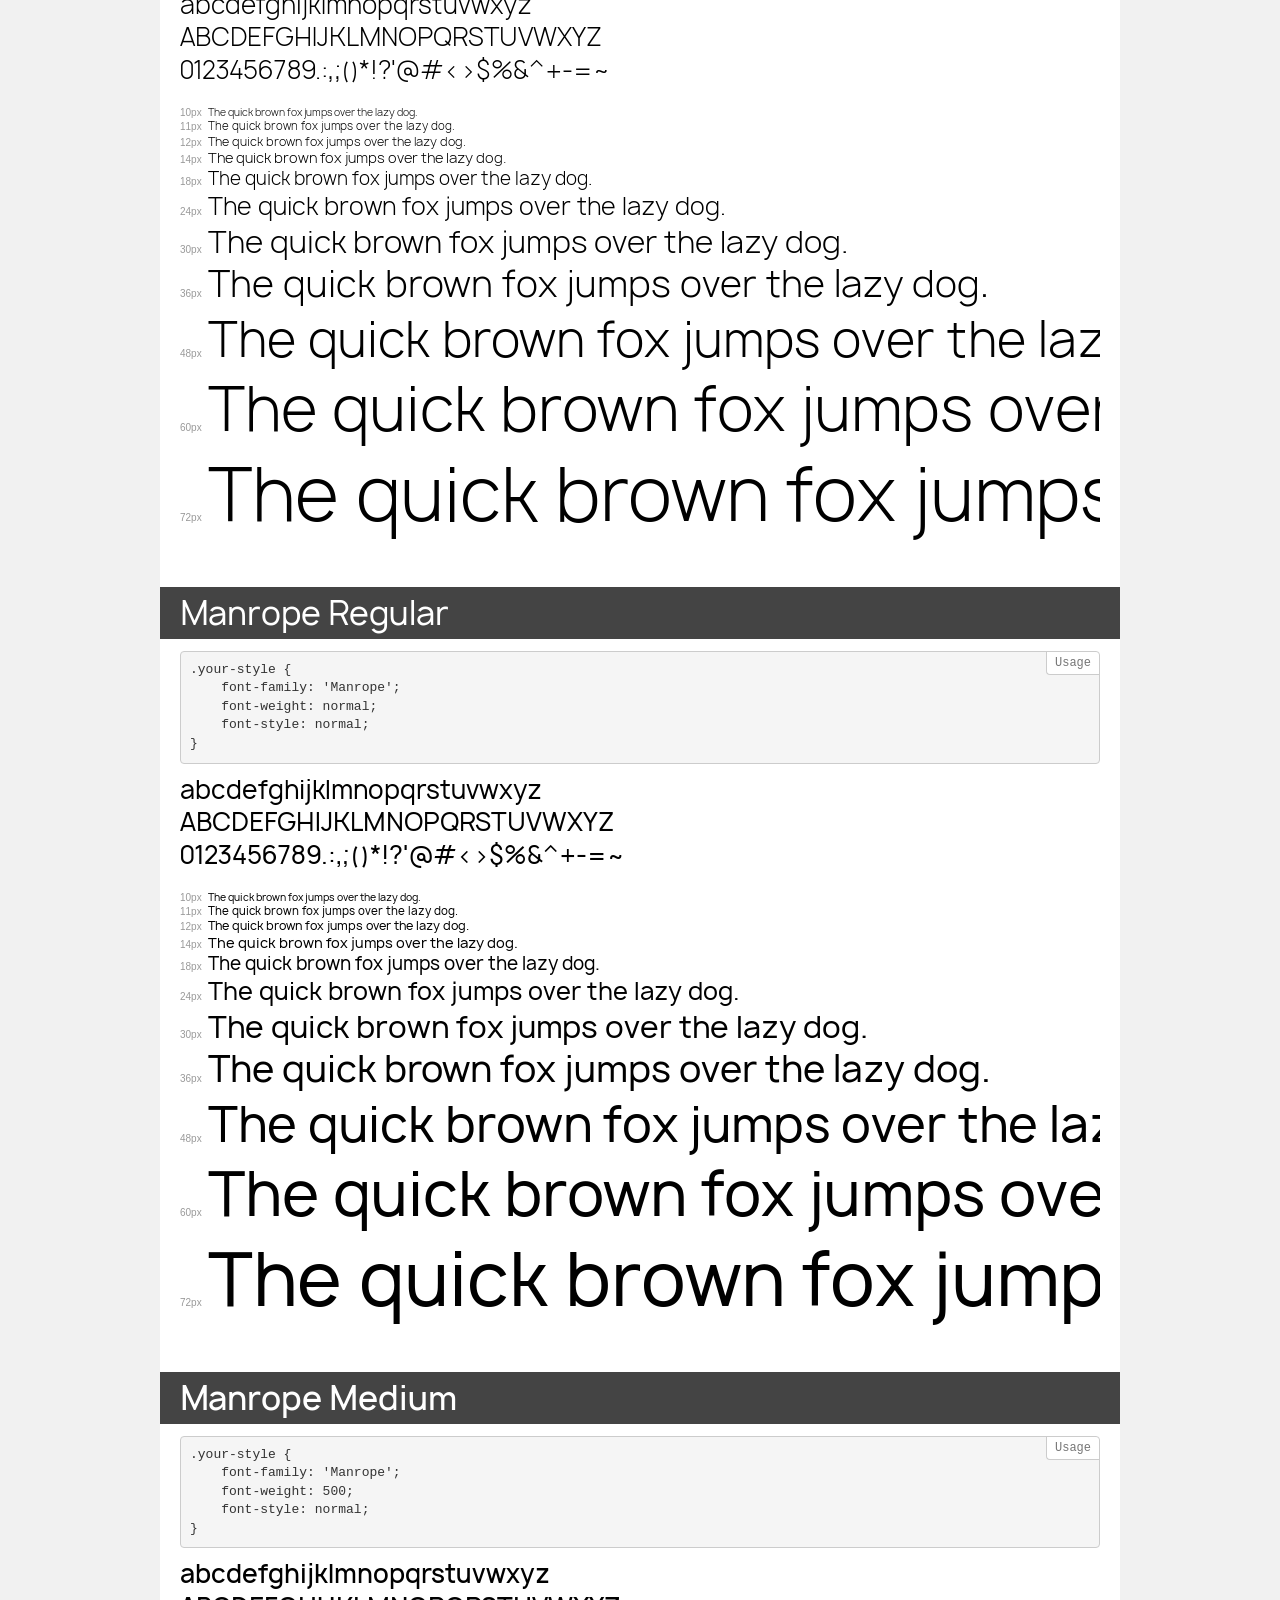
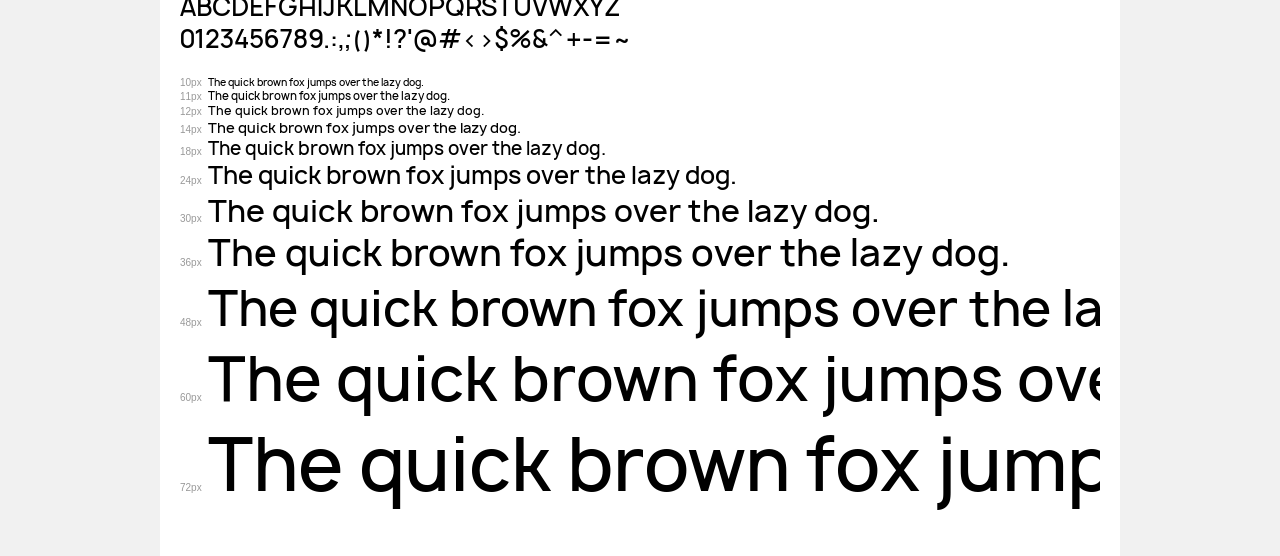
<file: css/fonts/demo.html>
<!DOCTYPE html>
<html>
<head>
    <meta charset="utf-8">
    <meta http-equiv="X-UA-Compatible" content="IE=edge">
    <meta name="viewport" content="width=device-width, initial-scale=1">
    <meta name="robots" content="noindex, noarchive">
    <meta name="format-detection" content="telephone=no">
    <title>Transfonter demo</title>
    <link href="stylesheet.css" rel="stylesheet">
    <style>
        /*
        http://meyerweb.com/eric/tools/css/reset/
        v2.0 | 20110126
        License: none (public domain)
        */
        html, body, div, span, applet, object, iframe,
        h1, h2, h3, h4, h5, h6, p, blockquote, pre,
        a, abbr, acronym, address, big, cite, code,
        del, dfn, em, img, ins, kbd, q, s, samp,
        small, strike, strong, sub, sup, tt, var,
        b, u, i, center,
        dl, dt, dd, ol, ul, li,
        fieldset, form, label, legend,
        table, caption, tbody, tfoot, thead, tr, th, td,
        article, aside, canvas, details, embed,
        figure, figcaption, footer, header, hgroup,
        menu, nav, output, ruby, section, summary,
        time, mark, audio, video {
            margin: 0;
            padding: 0;
            border: 0;
            font-size: 100%;
            font: inherit;
            vertical-align: baseline;
        }
        /* HTML5 display-role reset for older browsers */
        article, aside, details, figcaption, figure,
        footer, header, hgroup, menu, nav, section {
            display: block;
        }
        body {
            line-height: 1;
        }
        ol, ul {
            list-style: none;
        }
        blockquote, q {
            quotes: none;
        }
        blockquote:before, blockquote:after,
        q:before, q:after {
            content: '';
            content: none;
        }
        table {
            border-collapse: collapse;
            border-spacing: 0;
        }
        /* common styles */
        body {
            background: #f1f1f1;
            color: #000;
        }
        .page {
            background: #fff;
            width: 920px;
            margin: 0 auto;
            padding: 20px 20px 0 20px;
            overflow: hidden;
        }
        .font-container {
            overflow-x: auto;
            overflow-y: hidden;
            margin-bottom: 40px;
            line-height: 1.3;
            white-space: nowrap;
            padding-bottom: 5px;
        }
        h1 {
            position: relative;
            background: #444;
            font-size: 32px;
            color: #fff;
            padding: 10px 20px;
            margin: 0 -20px 12px -20px;
        }
        .letters {
            font-size: 25px;
            margin-bottom: 20px;
        }
        .s10:before {
            content: '10px';
        }
        .s11:before {
            content: '11px';
        }
        .s12:before {
            content: '12px';
        }
        .s14:before {
            content: '14px';
        }
        .s18:before {
            content: '18px';
        }
        .s24:before {
            content: '24px';
        }
        .s30:before {
            content: '30px';
        }
        .s36:before {
            content: '36px';
        }
        .s48:before {
            content: '48px';
        }
        .s60:before {
            content: '60px';
        }
        .s72:before {
            content: '72px';
        }
        .s10:before, .s11:before, .s12:before, .s14:before,
        .s18:before, .s24:before, .s30:before, .s36:before,
        .s48:before, .s60:before, .s72:before {
            font-family: Arial, sans-serif;
            font-size: 10px;
            font-weight: normal;
            font-style: normal;
            color: #999;
            padding-right: 6px;
        }
        pre {
            display: block;
            position: relative;
            padding: 9px;
            margin: 0 0 10px;
            font-family: Monaco, Menlo, Consolas, "Courier New", monospace !important;
            font-size: 13px;
            line-height: 1.428571429;
            color: #333;
            font-weight: normal !important;
            font-style: normal !important;
            background-color: #f5f5f5;
            border: 1px solid #ccc;
            overflow-x: auto;
            border-radius: 4px;
        }
        pre:after {
            display: block;
            position: absolute;
            right: 0;
            top: 0;
            content: 'Usage';
            line-height: 1;
            padding: 5px 8px;
            font-size: 12px;
            color: #767676;
            background-color: #fff;
            border: 1px solid #ccc;
            border-right: none;
            border-top: none;
            border-radius: 0 4px 0 4px;
            z-index: 10;
        }
        /* responsive */
        @media (max-width: 959px) {
            .page {
                width: auto;
                margin: 0;
            }
        }
    </style>
</head>
<body>
<div class="page">
    <div class="demo" style="font-family: 'Objective'; font-weight: 900; font-style: italic;">
        <h1>Objective Black Italic</h1>
        <pre>.your-style {
    font-family: 'Objective';
    font-weight: 900;
    font-style: italic;
}</pre>
        <div class="font-container">
            <p class="letters">
                abcdefghijklmnopqrstuvwxyz<br>
ABCDEFGHIJKLMNOPQRSTUVWXYZ<br>
                0123456789.:,;()*!?'@#<>$%&^+-=~
            </p>
            <p class="s10" style="font-size: 10px;">The quick brown fox jumps over the lazy dog.</p>
            <p class="s11" style="font-size: 11px;">The quick brown fox jumps over the lazy dog.</p>
            <p class="s12" style="font-size: 12px;">The quick brown fox jumps over the lazy dog.</p>
            <p class="s14" style="font-size: 14px;">The quick brown fox jumps over the lazy dog.</p>
            <p class="s18" style="font-size: 18px;">The quick brown fox jumps over the lazy dog.</p>
            <p class="s24" style="font-size: 24px;">The quick brown fox jumps over the lazy dog.</p>
            <p class="s30" style="font-size: 30px;">The quick brown fox jumps over the lazy dog.</p>
            <p class="s36" style="font-size: 36px;">The quick brown fox jumps over the lazy dog.</p>
            <p class="s48" style="font-size: 48px;">The quick brown fox jumps over the lazy dog.</p>
            <p class="s60" style="font-size: 60px;">The quick brown fox jumps over the lazy dog.</p>
            <p class="s72" style="font-size: 72px;">The quick brown fox jumps over the lazy dog.</p>
        </div>
    </div>
    <div class="demo" style="font-family: 'Objective'; font-weight: 500; font-style: normal;">
        <h1>Objective Medium</h1>
        <pre>.your-style {
    font-family: 'Objective';
    font-weight: 500;
    font-style: normal;
}</pre>
        <div class="font-container">
            <p class="letters">
                abcdefghijklmnopqrstuvwxyz<br>
ABCDEFGHIJKLMNOPQRSTUVWXYZ<br>
                0123456789.:,;()*!?'@#<>$%&^+-=~
            </p>
            <p class="s10" style="font-size: 10px;">The quick brown fox jumps over the lazy dog.</p>
            <p class="s11" style="font-size: 11px;">The quick brown fox jumps over the lazy dog.</p>
            <p class="s12" style="font-size: 12px;">The quick brown fox jumps over the lazy dog.</p>
            <p class="s14" style="font-size: 14px;">The quick brown fox jumps over the lazy dog.</p>
            <p class="s18" style="font-size: 18px;">The quick brown fox jumps over the lazy dog.</p>
            <p class="s24" style="font-size: 24px;">The quick brown fox jumps over the lazy dog.</p>
            <p class="s30" style="font-size: 30px;">The quick brown fox jumps over the lazy dog.</p>
            <p class="s36" style="font-size: 36px;">The quick brown fox jumps over the lazy dog.</p>
            <p class="s48" style="font-size: 48px;">The quick brown fox jumps over the lazy dog.</p>
            <p class="s60" style="font-size: 60px;">The quick brown fox jumps over the lazy dog.</p>
            <p class="s72" style="font-size: 72px;">The quick brown fox jumps over the lazy dog.</p>
        </div>
    </div>
    <div class="demo" style="font-family: 'Objective'; font-weight: normal; font-style: italic;">
        <h1>Objective Italic</h1>
        <pre>.your-style {
    font-family: 'Objective';
    font-weight: normal;
    font-style: italic;
}</pre>
        <div class="font-container">
            <p class="letters">
                abcdefghijklmnopqrstuvwxyz<br>
ABCDEFGHIJKLMNOPQRSTUVWXYZ<br>
                0123456789.:,;()*!?'@#<>$%&^+-=~
            </p>
            <p class="s10" style="font-size: 10px;">The quick brown fox jumps over the lazy dog.</p>
            <p class="s11" style="font-size: 11px;">The quick brown fox jumps over the lazy dog.</p>
            <p class="s12" style="font-size: 12px;">The quick brown fox jumps over the lazy dog.</p>
            <p class="s14" style="font-size: 14px;">The quick brown fox jumps over the lazy dog.</p>
            <p class="s18" style="font-size: 18px;">The quick brown fox jumps over the lazy dog.</p>
            <p class="s24" style="font-size: 24px;">The quick brown fox jumps over the lazy dog.</p>
            <p class="s30" style="font-size: 30px;">The quick brown fox jumps over the lazy dog.</p>
            <p class="s36" style="font-size: 36px;">The quick brown fox jumps over the lazy dog.</p>
            <p class="s48" style="font-size: 48px;">The quick brown fox jumps over the lazy dog.</p>
            <p class="s60" style="font-size: 60px;">The quick brown fox jumps over the lazy dog.</p>
            <p class="s72" style="font-size: 72px;">The quick brown fox jumps over the lazy dog.</p>
        </div>
    </div>
    <div class="demo" style="font-family: 'Objective'; font-weight: 800; font-style: italic;">
        <h1>Objective Extra Bold Italic</h1>
        <pre>.your-style {
    font-family: 'Objective';
    font-weight: 800;
    font-style: italic;
}</pre>
        <div class="font-container">
            <p class="letters">
                abcdefghijklmnopqrstuvwxyz<br>
ABCDEFGHIJKLMNOPQRSTUVWXYZ<br>
                0123456789.:,;()*!?'@#<>$%&^+-=~
            </p>
            <p class="s10" style="font-size: 10px;">The quick brown fox jumps over the lazy dog.</p>
            <p class="s11" style="font-size: 11px;">The quick brown fox jumps over the lazy dog.</p>
            <p class="s12" style="font-size: 12px;">The quick brown fox jumps over the lazy dog.</p>
            <p class="s14" style="font-size: 14px;">The quick brown fox jumps over the lazy dog.</p>
            <p class="s18" style="font-size: 18px;">The quick brown fox jumps over the lazy dog.</p>
            <p class="s24" style="font-size: 24px;">The quick brown fox jumps over the lazy dog.</p>
            <p class="s30" style="font-size: 30px;">The quick brown fox jumps over the lazy dog.</p>
            <p class="s36" style="font-size: 36px;">The quick brown fox jumps over the lazy dog.</p>
            <p class="s48" style="font-size: 48px;">The quick brown fox jumps over the lazy dog.</p>
            <p class="s60" style="font-size: 60px;">The quick brown fox jumps over the lazy dog.</p>
            <p class="s72" style="font-size: 72px;">The quick brown fox jumps over the lazy dog.</p>
        </div>
    </div>
    <div class="demo" style="font-family: 'Objective'; font-weight: normal; font-style: normal;">
        <h1>Objective Super</h1>
        <pre>.your-style {
    font-family: 'Objective';
    font-weight: normal;
    font-style: normal;
}</pre>
        <div class="font-container">
            <p class="letters">
                abcdefghijklmnopqrstuvwxyz<br>
ABCDEFGHIJKLMNOPQRSTUVWXYZ<br>
                0123456789.:,;()*!?'@#<>$%&^+-=~
            </p>
            <p class="s10" style="font-size: 10px;">The quick brown fox jumps over the lazy dog.</p>
            <p class="s11" style="font-size: 11px;">The quick brown fox jumps over the lazy dog.</p>
            <p class="s12" style="font-size: 12px;">The quick brown fox jumps over the lazy dog.</p>
            <p class="s14" style="font-size: 14px;">The quick brown fox jumps over the lazy dog.</p>
            <p class="s18" style="font-size: 18px;">The quick brown fox jumps over the lazy dog.</p>
            <p class="s24" style="font-size: 24px;">The quick brown fox jumps over the lazy dog.</p>
            <p class="s30" style="font-size: 30px;">The quick brown fox jumps over the lazy dog.</p>
            <p class="s36" style="font-size: 36px;">The quick brown fox jumps over the lazy dog.</p>
            <p class="s48" style="font-size: 48px;">The quick brown fox jumps over the lazy dog.</p>
            <p class="s60" style="font-size: 60px;">The quick brown fox jumps over the lazy dog.</p>
            <p class="s72" style="font-size: 72px;">The quick brown fox jumps over the lazy dog.</p>
        </div>
    </div>
    <div class="demo" style="font-family: 'Objective'; font-weight: 300; font-style: normal;">
        <h1>Objective Light</h1>
        <pre>.your-style {
    font-family: 'Objective';
    font-weight: 300;
    font-style: normal;
}</pre>
        <div class="font-container">
            <p class="letters">
                abcdefghijklmnopqrstuvwxyz<br>
ABCDEFGHIJKLMNOPQRSTUVWXYZ<br>
                0123456789.:,;()*!?'@#<>$%&^+-=~
            </p>
            <p class="s10" style="font-size: 10px;">The quick brown fox jumps over the lazy dog.</p>
            <p class="s11" style="font-size: 11px;">The quick brown fox jumps over the lazy dog.</p>
            <p class="s12" style="font-size: 12px;">The quick brown fox jumps over the lazy dog.</p>
            <p class="s14" style="font-size: 14px;">The quick brown fox jumps over the lazy dog.</p>
            <p class="s18" style="font-size: 18px;">The quick brown fox jumps over the lazy dog.</p>
            <p class="s24" style="font-size: 24px;">The quick brown fox jumps over the lazy dog.</p>
            <p class="s30" style="font-size: 30px;">The quick brown fox jumps over the lazy dog.</p>
            <p class="s36" style="font-size: 36px;">The quick brown fox jumps over the lazy dog.</p>
            <p class="s48" style="font-size: 48px;">The quick brown fox jumps over the lazy dog.</p>
            <p class="s60" style="font-size: 60px;">The quick brown fox jumps over the lazy dog.</p>
            <p class="s72" style="font-size: 72px;">The quick brown fox jumps over the lazy dog.</p>
        </div>
    </div>
    <div class="demo" style="font-family: 'Objective'; font-weight: 100; font-style: italic;">
        <h1>Objective Thin Italic</h1>
        <pre>.your-style {
    font-family: 'Objective';
    font-weight: 100;
    font-style: italic;
}</pre>
        <div class="font-container">
            <p class="letters">
                abcdefghijklmnopqrstuvwxyz<br>
ABCDEFGHIJKLMNOPQRSTUVWXYZ<br>
                0123456789.:,;()*!?'@#<>$%&^+-=~
            </p>
            <p class="s10" style="font-size: 10px;">The quick brown fox jumps over the lazy dog.</p>
            <p class="s11" style="font-size: 11px;">The quick brown fox jumps over the lazy dog.</p>
            <p class="s12" style="font-size: 12px;">The quick brown fox jumps over the lazy dog.</p>
            <p class="s14" style="font-size: 14px;">The quick brown fox jumps over the lazy dog.</p>
            <p class="s18" style="font-size: 18px;">The quick brown fox jumps over the lazy dog.</p>
            <p class="s24" style="font-size: 24px;">The quick brown fox jumps over the lazy dog.</p>
            <p class="s30" style="font-size: 30px;">The quick brown fox jumps over the lazy dog.</p>
            <p class="s36" style="font-size: 36px;">The quick brown fox jumps over the lazy dog.</p>
            <p class="s48" style="font-size: 48px;">The quick brown fox jumps over the lazy dog.</p>
            <p class="s60" style="font-size: 60px;">The quick brown fox jumps over the lazy dog.</p>
            <p class="s72" style="font-size: 72px;">The quick brown fox jumps over the lazy dog.</p>
        </div>
    </div>
    <div class="demo" style="font-family: 'Objective'; font-weight: 900; font-style: normal;">
        <h1>Objective Black</h1>
        <pre>.your-style {
    font-family: 'Objective';
    font-weight: 900;
    font-style: normal;
}</pre>
        <div class="font-container">
            <p class="letters">
                abcdefghijklmnopqrstuvwxyz<br>
ABCDEFGHIJKLMNOPQRSTUVWXYZ<br>
                0123456789.:,;()*!?'@#<>$%&^+-=~
            </p>
            <p class="s10" style="font-size: 10px;">The quick brown fox jumps over the lazy dog.</p>
            <p class="s11" style="font-size: 11px;">The quick brown fox jumps over the lazy dog.</p>
            <p class="s12" style="font-size: 12px;">The quick brown fox jumps over the lazy dog.</p>
            <p class="s14" style="font-size: 14px;">The quick brown fox jumps over the lazy dog.</p>
            <p class="s18" style="font-size: 18px;">The quick brown fox jumps over the lazy dog.</p>
            <p class="s24" style="font-size: 24px;">The quick brown fox jumps over the lazy dog.</p>
            <p class="s30" style="font-size: 30px;">The quick brown fox jumps over the lazy dog.</p>
            <p class="s36" style="font-size: 36px;">The quick brown fox jumps over the lazy dog.</p>
            <p class="s48" style="font-size: 48px;">The quick brown fox jumps over the lazy dog.</p>
            <p class="s60" style="font-size: 60px;">The quick brown fox jumps over the lazy dog.</p>
            <p class="s72" style="font-size: 72px;">The quick brown fox jumps over the lazy dog.</p>
        </div>
    </div>
    <div class="demo" style="font-family: 'Objective'; font-weight: normal; font-style: italic;">
        <h1>Objective Super Italic</h1>
        <pre>.your-style {
    font-family: 'Objective';
    font-weight: normal;
    font-style: italic;
}</pre>
        <div class="font-container">
            <p class="letters">
                abcdefghijklmnopqrstuvwxyz<br>
ABCDEFGHIJKLMNOPQRSTUVWXYZ<br>
                0123456789.:,;()*!?'@#<>$%&^+-=~
            </p>
            <p class="s10" style="font-size: 10px;">The quick brown fox jumps over the lazy dog.</p>
            <p class="s11" style="font-size: 11px;">The quick brown fox jumps over the lazy dog.</p>
            <p class="s12" style="font-size: 12px;">The quick brown fox jumps over the lazy dog.</p>
            <p class="s14" style="font-size: 14px;">The quick brown fox jumps over the lazy dog.</p>
            <p class="s18" style="font-size: 18px;">The quick brown fox jumps over the lazy dog.</p>
            <p class="s24" style="font-size: 24px;">The quick brown fox jumps over the lazy dog.</p>
            <p class="s30" style="font-size: 30px;">The quick brown fox jumps over the lazy dog.</p>
            <p class="s36" style="font-size: 36px;">The quick brown fox jumps over the lazy dog.</p>
            <p class="s48" style="font-size: 48px;">The quick brown fox jumps over the lazy dog.</p>
            <p class="s60" style="font-size: 60px;">The quick brown fox jumps over the lazy dog.</p>
            <p class="s72" style="font-size: 72px;">The quick brown fox jumps over the lazy dog.</p>
        </div>
    </div>
    <div class="demo" style="font-family: 'Objective'; font-weight: bold; font-style: normal;">
        <h1>Objective Bold</h1>
        <pre>.your-style {
    font-family: 'Objective';
    font-weight: bold;
    font-style: normal;
}</pre>
        <div class="font-container">
            <p class="letters">
                abcdefghijklmnopqrstuvwxyz<br>
ABCDEFGHIJKLMNOPQRSTUVWXYZ<br>
                0123456789.:,;()*!?'@#<>$%&^+-=~
            </p>
            <p class="s10" style="font-size: 10px;">The quick brown fox jumps over the lazy dog.</p>
            <p class="s11" style="font-size: 11px;">The quick brown fox jumps over the lazy dog.</p>
            <p class="s12" style="font-size: 12px;">The quick brown fox jumps over the lazy dog.</p>
            <p class="s14" style="font-size: 14px;">The quick brown fox jumps over the lazy dog.</p>
            <p class="s18" style="font-size: 18px;">The quick brown fox jumps over the lazy dog.</p>
            <p class="s24" style="font-size: 24px;">The quick brown fox jumps over the lazy dog.</p>
            <p class="s30" style="font-size: 30px;">The quick brown fox jumps over the lazy dog.</p>
            <p class="s36" style="font-size: 36px;">The quick brown fox jumps over the lazy dog.</p>
            <p class="s48" style="font-size: 48px;">The quick brown fox jumps over the lazy dog.</p>
            <p class="s60" style="font-size: 60px;">The quick brown fox jumps over the lazy dog.</p>
            <p class="s72" style="font-size: 72px;">The quick brown fox jumps over the lazy dog.</p>
        </div>
    </div>
    <div class="demo" style="font-family: 'Objective'; font-weight: 500; font-style: italic;">
        <h1>Objective Medium Italic</h1>
        <pre>.your-style {
    font-family: 'Objective';
    font-weight: 500;
    font-style: italic;
}</pre>
        <div class="font-container">
            <p class="letters">
                abcdefghijklmnopqrstuvwxyz<br>
ABCDEFGHIJKLMNOPQRSTUVWXYZ<br>
                0123456789.:,;()*!?'@#<>$%&^+-=~
            </p>
            <p class="s10" style="font-size: 10px;">The quick brown fox jumps over the lazy dog.</p>
            <p class="s11" style="font-size: 11px;">The quick brown fox jumps over the lazy dog.</p>
            <p class="s12" style="font-size: 12px;">The quick brown fox jumps over the lazy dog.</p>
            <p class="s14" style="font-size: 14px;">The quick brown fox jumps over the lazy dog.</p>
            <p class="s18" style="font-size: 18px;">The quick brown fox jumps over the lazy dog.</p>
            <p class="s24" style="font-size: 24px;">The quick brown fox jumps over the lazy dog.</p>
            <p class="s30" style="font-size: 30px;">The quick brown fox jumps over the lazy dog.</p>
            <p class="s36" style="font-size: 36px;">The quick brown fox jumps over the lazy dog.</p>
            <p class="s48" style="font-size: 48px;">The quick brown fox jumps over the lazy dog.</p>
            <p class="s60" style="font-size: 60px;">The quick brown fox jumps over the lazy dog.</p>
            <p class="s72" style="font-size: 72px;">The quick brown fox jumps over the lazy dog.</p>
        </div>
    </div>
    <div class="demo" style="font-family: 'Objective'; font-weight: 300; font-style: italic;">
        <h1>Objective Light Italic</h1>
        <pre>.your-style {
    font-family: 'Objective';
    font-weight: 300;
    font-style: italic;
}</pre>
        <div class="font-container">
            <p class="letters">
                abcdefghijklmnopqrstuvwxyz<br>
ABCDEFGHIJKLMNOPQRSTUVWXYZ<br>
                0123456789.:,;()*!?'@#<>$%&^+-=~
            </p>
            <p class="s10" style="font-size: 10px;">The quick brown fox jumps over the lazy dog.</p>
            <p class="s11" style="font-size: 11px;">The quick brown fox jumps over the lazy dog.</p>
            <p class="s12" style="font-size: 12px;">The quick brown fox jumps over the lazy dog.</p>
            <p class="s14" style="font-size: 14px;">The quick brown fox jumps over the lazy dog.</p>
            <p class="s18" style="font-size: 18px;">The quick brown fox jumps over the lazy dog.</p>
            <p class="s24" style="font-size: 24px;">The quick brown fox jumps over the lazy dog.</p>
            <p class="s30" style="font-size: 30px;">The quick brown fox jumps over the lazy dog.</p>
            <p class="s36" style="font-size: 36px;">The quick brown fox jumps over the lazy dog.</p>
            <p class="s48" style="font-size: 48px;">The quick brown fox jumps over the lazy dog.</p>
            <p class="s60" style="font-size: 60px;">The quick brown fox jumps over the lazy dog.</p>
            <p class="s72" style="font-size: 72px;">The quick brown fox jumps over the lazy dog.</p>
        </div>
    </div>
    <div class="demo" style="font-family: 'Objective'; font-weight: bold; font-style: italic;">
        <h1>Objective Bold Italic</h1>
        <pre>.your-style {
    font-family: 'Objective';
    font-weight: bold;
    font-style: italic;
}</pre>
        <div class="font-container">
            <p class="letters">
                abcdefghijklmnopqrstuvwxyz<br>
ABCDEFGHIJKLMNOPQRSTUVWXYZ<br>
                0123456789.:,;()*!?'@#<>$%&^+-=~
            </p>
            <p class="s10" style="font-size: 10px;">The quick brown fox jumps over the lazy dog.</p>
            <p class="s11" style="font-size: 11px;">The quick brown fox jumps over the lazy dog.</p>
            <p class="s12" style="font-size: 12px;">The quick brown fox jumps over the lazy dog.</p>
            <p class="s14" style="font-size: 14px;">The quick brown fox jumps over the lazy dog.</p>
            <p class="s18" style="font-size: 18px;">The quick brown fox jumps over the lazy dog.</p>
            <p class="s24" style="font-size: 24px;">The quick brown fox jumps over the lazy dog.</p>
            <p class="s30" style="font-size: 30px;">The quick brown fox jumps over the lazy dog.</p>
            <p class="s36" style="font-size: 36px;">The quick brown fox jumps over the lazy dog.</p>
            <p class="s48" style="font-size: 48px;">The quick brown fox jumps over the lazy dog.</p>
            <p class="s60" style="font-size: 60px;">The quick brown fox jumps over the lazy dog.</p>
            <p class="s72" style="font-size: 72px;">The quick brown fox jumps over the lazy dog.</p>
        </div>
    </div>
    <div class="demo" style="font-family: 'Manrope'; font-weight: bold; font-style: normal;">
        <h1>Manrope Bold</h1>
        <pre>.your-style {
    font-family: 'Manrope';
    font-weight: bold;
    font-style: normal;
}</pre>
        <div class="font-container">
            <p class="letters">
                abcdefghijklmnopqrstuvwxyz<br>
ABCDEFGHIJKLMNOPQRSTUVWXYZ<br>
                0123456789.:,;()*!?'@#<>$%&^+-=~
            </p>
            <p class="s10" style="font-size: 10px;">The quick brown fox jumps over the lazy dog.</p>
            <p class="s11" style="font-size: 11px;">The quick brown fox jumps over the lazy dog.</p>
            <p class="s12" style="font-size: 12px;">The quick brown fox jumps over the lazy dog.</p>
            <p class="s14" style="font-size: 14px;">The quick brown fox jumps over the lazy dog.</p>
            <p class="s18" style="font-size: 18px;">The quick brown fox jumps over the lazy dog.</p>
            <p class="s24" style="font-size: 24px;">The quick brown fox jumps over the lazy dog.</p>
            <p class="s30" style="font-size: 30px;">The quick brown fox jumps over the lazy dog.</p>
            <p class="s36" style="font-size: 36px;">The quick brown fox jumps over the lazy dog.</p>
            <p class="s48" style="font-size: 48px;">The quick brown fox jumps over the lazy dog.</p>
            <p class="s60" style="font-size: 60px;">The quick brown fox jumps over the lazy dog.</p>
            <p class="s72" style="font-size: 72px;">The quick brown fox jumps over the lazy dog.</p>
        </div>
    </div>
    <div class="demo" style="font-family: 'Manrope'; font-weight: 100; font-style: normal;">
        <h1>Manrope Thin</h1>
        <pre>.your-style {
    font-family: 'Manrope';
    font-weight: 100;
    font-style: normal;
}</pre>
        <div class="font-container">
            <p class="letters">
                abcdefghijklmnopqrstuvwxyz<br>
ABCDEFGHIJKLMNOPQRSTUVWXYZ<br>
                0123456789.:,;()*!?'@#<>$%&^+-=~
            </p>
            <p class="s10" style="font-size: 10px;">The quick brown fox jumps over the lazy dog.</p>
            <p class="s11" style="font-size: 11px;">The quick brown fox jumps over the lazy dog.</p>
            <p class="s12" style="font-size: 12px;">The quick brown fox jumps over the lazy dog.</p>
            <p class="s14" style="font-size: 14px;">The quick brown fox jumps over the lazy dog.</p>
            <p class="s18" style="font-size: 18px;">The quick brown fox jumps over the lazy dog.</p>
            <p class="s24" style="font-size: 24px;">The quick brown fox jumps over the lazy dog.</p>
            <p class="s30" style="font-size: 30px;">The quick brown fox jumps over the lazy dog.</p>
            <p class="s36" style="font-size: 36px;">The quick brown fox jumps over the lazy dog.</p>
            <p class="s48" style="font-size: 48px;">The quick brown fox jumps over the lazy dog.</p>
            <p class="s60" style="font-size: 60px;">The quick brown fox jumps over the lazy dog.</p>
            <p class="s72" style="font-size: 72px;">The quick brown fox jumps over the lazy dog.</p>
        </div>
    </div>
    <div class="demo" style="font-family: 'Manrope'; font-weight: 600; font-style: normal;">
        <h1>Manrope Semibold</h1>
        <pre>.your-style {
    font-family: 'Manrope';
    font-weight: 600;
    font-style: normal;
}</pre>
        <div class="font-container">
            <p class="letters">
                abcdefghijklmnopqrstuvwxyz<br>
ABCDEFGHIJKLMNOPQRSTUVWXYZ<br>
                0123456789.:,;()*!?'@#<>$%&^+-=~
            </p>
            <p class="s10" style="font-size: 10px;">The quick brown fox jumps over the lazy dog.</p>
            <p class="s11" style="font-size: 11px;">The quick brown fox jumps over the lazy dog.</p>
            <p class="s12" style="font-size: 12px;">The quick brown fox jumps over the lazy dog.</p>
            <p class="s14" style="font-size: 14px;">The quick brown fox jumps over the lazy dog.</p>
            <p class="s18" style="font-size: 18px;">The quick brown fox jumps over the lazy dog.</p>
            <p class="s24" style="font-size: 24px;">The quick brown fox jumps over the lazy dog.</p>
            <p class="s30" style="font-size: 30px;">The quick brown fox jumps over the lazy dog.</p>
            <p class="s36" style="font-size: 36px;">The quick brown fox jumps over the lazy dog.</p>
            <p class="s48" style="font-size: 48px;">The quick brown fox jumps over the lazy dog.</p>
            <p class="s60" style="font-size: 60px;">The quick brown fox jumps over the lazy dog.</p>
            <p class="s72" style="font-size: 72px;">The quick brown fox jumps over the lazy dog.</p>
        </div>
    </div>
    <div class="demo" style="font-family: 'Manrope'; font-weight: 300; font-style: normal;">
        <h1>Manrope Light</h1>
        <pre>.your-style {
    font-family: 'Manrope';
    font-weight: 300;
    font-style: normal;
}</pre>
        <div class="font-container">
            <p class="letters">
                abcdefghijklmnopqrstuvwxyz<br>
ABCDEFGHIJKLMNOPQRSTUVWXYZ<br>
                0123456789.:,;()*!?'@#<>$%&^+-=~
            </p>
            <p class="s10" style="font-size: 10px;">The quick brown fox jumps over the lazy dog.</p>
            <p class="s11" style="font-size: 11px;">The quick brown fox jumps over the lazy dog.</p>
            <p class="s12" style="font-size: 12px;">The quick brown fox jumps over the lazy dog.</p>
            <p class="s14" style="font-size: 14px;">The quick brown fox jumps over the lazy dog.</p>
            <p class="s18" style="font-size: 18px;">The quick brown fox jumps over the lazy dog.</p>
            <p class="s24" style="font-size: 24px;">The quick brown fox jumps over the lazy dog.</p>
            <p class="s30" style="font-size: 30px;">The quick brown fox jumps over the lazy dog.</p>
            <p class="s36" style="font-size: 36px;">The quick brown fox jumps over the lazy dog.</p>
            <p class="s48" style="font-size: 48px;">The quick brown fox jumps over the lazy dog.</p>
            <p class="s60" style="font-size: 60px;">The quick brown fox jumps over the lazy dog.</p>
            <p class="s72" style="font-size: 72px;">The quick brown fox jumps over the lazy dog.</p>
        </div>
    </div>
    <div class="demo" style="font-family: 'Manrope'; font-weight: normal; font-style: normal;">
        <h1>Manrope Regular</h1>
        <pre>.your-style {
    font-family: 'Manrope';
    font-weight: normal;
    font-style: normal;
}</pre>
        <div class="font-container">
            <p class="letters">
                abcdefghijklmnopqrstuvwxyz<br>
ABCDEFGHIJKLMNOPQRSTUVWXYZ<br>
                0123456789.:,;()*!?'@#<>$%&^+-=~
            </p>
            <p class="s10" style="font-size: 10px;">The quick brown fox jumps over the lazy dog.</p>
            <p class="s11" style="font-size: 11px;">The quick brown fox jumps over the lazy dog.</p>
            <p class="s12" style="font-size: 12px;">The quick brown fox jumps over the lazy dog.</p>
            <p class="s14" style="font-size: 14px;">The quick brown fox jumps over the lazy dog.</p>
            <p class="s18" style="font-size: 18px;">The quick brown fox jumps over the lazy dog.</p>
            <p class="s24" style="font-size: 24px;">The quick brown fox jumps over the lazy dog.</p>
            <p class="s30" style="font-size: 30px;">The quick brown fox jumps over the lazy dog.</p>
            <p class="s36" style="font-size: 36px;">The quick brown fox jumps over the lazy dog.</p>
            <p class="s48" style="font-size: 48px;">The quick brown fox jumps over the lazy dog.</p>
            <p class="s60" style="font-size: 60px;">The quick brown fox jumps over the lazy dog.</p>
            <p class="s72" style="font-size: 72px;">The quick brown fox jumps over the lazy dog.</p>
        </div>
    </div>
    <div class="demo" style="font-family: 'Manrope'; font-weight: 500; font-style: normal;">
        <h1>Manrope Medium</h1>
        <pre>.your-style {
    font-family: 'Manrope';
    font-weight: 500;
    font-style: normal;
}</pre>
        <div class="font-container">
            <p class="letters">
                abcdefghijklmnopqrstuvwxyz<br>
ABCDEFGHIJKLMNOPQRSTUVWXYZ<br>
                0123456789.:,;()*!?'@#<>$%&^+-=~
            </p>
            <p class="s10" style="font-size: 10px;">The quick brown fox jumps over the lazy dog.</p>
            <p class="s11" style="font-size: 11px;">The quick brown fox jumps over the lazy dog.</p>
            <p class="s12" style="font-size: 12px;">The quick brown fox jumps over the lazy dog.</p>
            <p class="s14" style="font-size: 14px;">The quick brown fox jumps over the lazy dog.</p>
            <p class="s18" style="font-size: 18px;">The quick brown fox jumps over the lazy dog.</p>
            <p class="s24" style="font-size: 24px;">The quick brown fox jumps over the lazy dog.</p>
            <p class="s30" style="font-size: 30px;">The quick brown fox jumps over the lazy dog.</p>
            <p class="s36" style="font-size: 36px;">The quick brown fox jumps over the lazy dog.</p>
            <p class="s48" style="font-size: 48px;">The quick brown fox jumps over the lazy dog.</p>
            <p class="s60" style="font-size: 60px;">The quick brown fox jumps over the lazy dog.</p>
            <p class="s72" style="font-size: 72px;">The quick brown fox jumps over the lazy dog.</p>
        </div>
    </div>
</div>
</body>
</html>
</file>
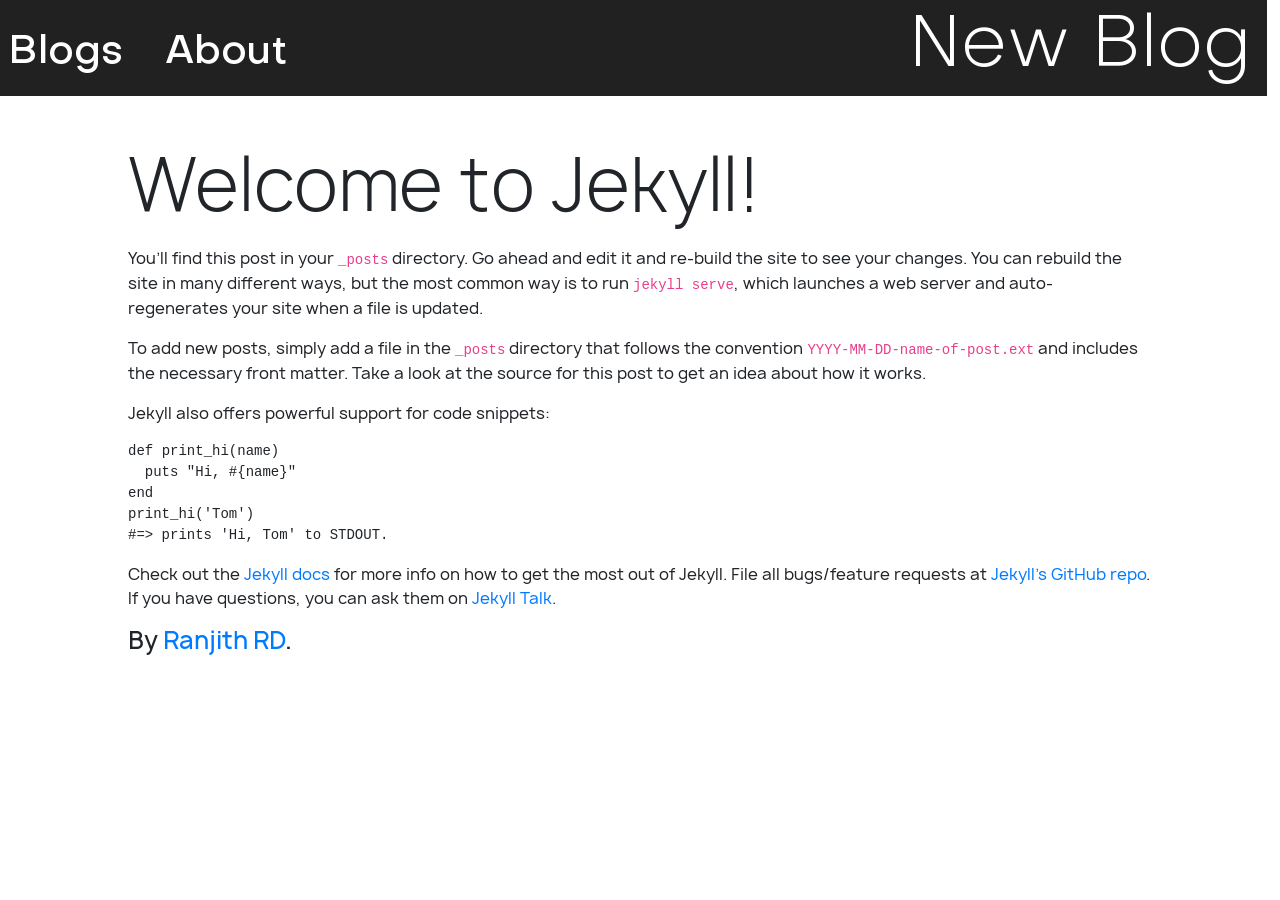
<file: jekyll/update/2019/05/17/welcome-to-jekyll.html>
<!DOCTYPE html>
<html lang="en" dir="ltr">
  <head>
    <link rel="stylesheet" href="https://ranjithrd.github.io/css/header.css">
    <link rel="stylesheet" href="https://ranjithrd.github.io/css/page.css">
    <link href="https://ranjithrd.github.io/css/fonts/stylesheet.css" rel="stylesheet">
    <link rel="stylesheet" href="https://stackpath.bootstrapcdn.com/bootstrap/4.3.1/css/bootstrap.min.css" integrity="sha384-ggOyR0iXCbMQv3Xipma34MD+dH/1fQ784/j6cY/iJTQUOhcWr7x9JvoRxT2MZw1T" crossorigin="anonymous">
    <link href="https://fonts.googleapis.com/css?family=Balthazar|Neuton|Port+Lligat+Sans&display=swap" rel="stylesheet">
    <meta charset="utf-8">
    <link rel="stylesheet" href="https://cdnjs.cloudflare.com/ajax/libs/font-awesome/4.7.0/css/font-awesome.min.css">
    <meta name="viewport" content="width=device-width, initial-scale=1, shrink-to-fit=no">
    <title>Welcome to Jekyll!</title>

<link href="https://fonts.googleapis.com/css?family=Vollkorn&display=swap" rel="stylesheet">

  </head>
  <body>
    <nav class="navbar navbar-expand-lg navbar-light bg-faded" id="header">
<button class="navbar-toggler" style="margin-left:2.5vw;margin-top:2.5vh;" type="button" data-toggle="collapse" data-target="#nav-content" aria-controls="nav-content" aria-expanded="false" aria-label="Toggle navigation">
<span class="navbar-toggler-icon"></span>
</button>
<!-- Links -->
<div class="collapse navbar-collapse" id="nav-content" style="/*margin-left:48vw;*/margin-top:2vh;">
<ul class="navbar-nav">
<li class="nav-item">
<a class="nav-link" href="https://ranjithrd.github.io/blogs/"><div class="h1" style="color:white;">Blogs</div></a>
</li>
<li class="nav-item">
<a class="nav-link" href="https://ranjithrd.github.io/about/"><div class="h1" style="color:white;">About</div></a>
</li>
</ul>
</div>


<!-- Brand -->
<a class="navbar-brand" style="/*margin-left:2.5vw;*/" href="https://ranjithrd.github.io/home/"><div class="display-3" style="color:white;">
  New Blog
</div></a>
</nav>


    <div id="blog" class="z">
      <div class="display-3 title-blog">Welcome to Jekyll!</div>
      <p>You’ll find this post in your <code class="highlighter-rouge">_posts</code> directory. Go ahead and edit it and re-build the site to see your changes. You can rebuild the site in many different ways, but the most common way is to run <code class="highlighter-rouge">jekyll serve</code>, which launches a web server and auto-regenerates your site when a file is updated.</p>

<p>To add new posts, simply add a file in the <code class="highlighter-rouge">_posts</code> directory that follows the convention <code class="highlighter-rouge">YYYY-MM-DD-name-of-post.ext</code> and includes the necessary front matter. Take a look at the source for this post to get an idea about how it works.</p>

<p>Jekyll also offers powerful support for code snippets:</p>

<figure class="highlight"><pre><code class="language-ruby" data-lang="ruby"><span class="k">def</span> <span class="nf">print_hi</span><span class="p">(</span><span class="nb">name</span><span class="p">)</span>
  <span class="nb">puts</span> <span class="s2">"Hi, </span><span class="si">#{</span><span class="nb">name</span><span class="si">}</span><span class="s2">"</span>
<span class="k">end</span>
<span class="n">print_hi</span><span class="p">(</span><span class="s1">'Tom'</span><span class="p">)</span>
<span class="c1">#=&gt; prints 'Hi, Tom' to STDOUT.</span></code></pre></figure>

<p>Check out the <a href="https://jekyllrb.com/docs/home">Jekyll docs</a> for more info on how to get the most out of Jekyll. File all bugs/feature requests at <a href="https://github.com/jekyll/jekyll">Jekyll’s GitHub repo</a>. If you have questions, you can ask them on <a href="https://talk.jekyllrb.com/">Jekyll Talk</a>.</p>


      <div class="h4">
        By <a href="https://ranjithrd.github.io/about/">Ranjith RD</a>.
      </div>
    </div>

    
    <!-- jQuery library -->
    <script src="https://code.jquery.com/jquery-3.2.1.slim.min.js" integrity="sha384-KJ3o2DKtIkvYIK3UENzmM7KCkRr/rE9/Qpg6aAZGJwFDMVNA/GpGFF93hXpG5KkN" crossorigin="anonymous"></script>

    <!-- Popper -->
    <script src="https://cdnjs.cloudflare.com/ajax/libs/popper.js/1.12.9/umd/popper.min.js" integrity="sha384-ApNbgh9B+Y1QKtv3Rn7W3mgPxhU9K/ScQsAP7hUibX39j7fakFPskvXusvfa0b4Q" crossorigin="anonymous"></script>

    <!-- Latest compiled and minified Bootstrap JavaScript -->
    <script src="https://maxcdn.bootstrapcdn.com/bootstrap/4.0.0/js/bootstrap.min.js" integrity="sha384-JZR6Spejh4U02d8jOt6vLEHfe/JQGiRRSQQxSfFWpi1MquVdAyjUar5+76PVCmYl" crossorigin="anonymous"></script>
  </body>
</html>
</file>
<file: css/header.css>
#header {
  font-family: 'objective', monospace;
  font-weight: bold;
  background-color: #212121;
  padding: 0%;
  width:99vw;
  color:white;
}
#header-title {
  font-size: 6vh;
  margin-left: 3vw;
  margin-top: 2.5vh;
  color: white;
}
#header-nav {
  font-size: 4vh;
  color: white;
}
.nav-item {
  margin-right: 2vw;
  color: White;
}
</file>
<file: css/page.css>
#content {
  margin: 0;
  padding: 0;
  padding-top:3vh;
  font-family: 'objective', sans-serif;
  font-weight: 100;
}
.z {
  font-family: 'manrope', sans-serif;
}
.center {
  text-align: center;
  align-items: center;
}
#blog {
  padding-left: 10vw;
  padding-right: 10vw;
  padding-top: 5vh;
  padding-bottom: 5vh;
  /* background-color: #eeeeee; */
}

.title-blog {
  margin-bottom: 2vh;
  margin-left: -0vw;
}
.btn {
    font-weight: lighter;
}
#footer {
    font-family: 'manrope', serif;
}
#blog h1 {
  font-family: 'objective', sans-serif;
}
#blog h2 {
  font-family: 'objective', sans-serif;
}
#blog h3 {
  font-family: 'objective', sans-serif;
}
#blog h4 {
  font-family: 'objective', sans-serif;
}
#blog h5 {
  font-family: 'objective', sans-serif;
}
#blog h6 {
  font-family: 'objective', sans-serif;
}

.btnfont {
  font-family: 'objective', sans-serif;
  font-weight: 100;
}
</file>
<file: css/fonts/stylesheet.css>
@font-face {
    font-family: 'Objective';
    src: url('Objective-BlackItalic.woff2') format('woff2'),
        url('Objective-BlackItalic.woff') format('woff');
    font-weight: 900;
    font-style: italic;
}

@font-face {
    font-family: 'Objective';
    src: url('Objective-Medium.woff2') format('woff2'),
        url('Objective-Medium.woff') format('woff');
    font-weight: 500;
    font-style: normal;
}

@font-face {
    font-family: 'Objective';
    src: url('Objective-Italic.woff2') format('woff2'),
        url('Objective-Italic.woff') format('woff');
    font-weight: normal;
    font-style: italic;
}

@font-face {
    font-family: 'Objective';
    src: url('Objective-ExtraBoldItalic.woff2') format('woff2'),
        url('Objective-ExtraBoldItalic.woff') format('woff');
    font-weight: 800;
    font-style: italic;
}

@font-face {
    font-family: 'Objective';
    src: url('Objective-Super.woff2') format('woff2'),
        url('Objective-Super.woff') format('woff');
    font-weight: normal;
    font-style: normal;
}

@font-face {
    font-family: 'Objective';
    src: url('Objective-Light.woff2') format('woff2'),
        url('Objective-Light.woff') format('woff');
    font-weight: 300;
    font-style: normal;
}

@font-face {
    font-family: 'Objective';
    src: url('Objective-ThinItalic.woff2') format('woff2'),
        url('Objective-ThinItalic.woff') format('woff');
    font-weight: 100;
    font-style: italic;
}

@font-face {
    font-family: 'Objective';
    src: url('Objective-Black.woff2') format('woff2'),
        url('Objective-Black.woff') format('woff');
    font-weight: 900;
    font-style: normal;
}

@font-face {
    font-family: 'Objective';
    src: url('Objective-SuperItalic.woff2') format('woff2'),
        url('Objective-SuperItalic.woff') format('woff');
    font-weight: normal;
    font-style: italic;
}

@font-face {
    font-family: 'Objective';
    src: url('Objective-Bold.woff2') format('woff2'),
        url('Objective-Bold.woff') format('woff');
    font-weight: bold;
    font-style: normal;
}

@font-face {
    font-family: 'Objective';
    src: url('Objective-MediumItalic.woff2') format('woff2'),
        url('Objective-MediumItalic.woff') format('woff');
    font-weight: 500;
    font-style: italic;
}

@font-face {
    font-family: 'Objective';
    src: url('Objective-LightItalic.woff2') format('woff2'),
        url('Objective-LightItalic.woff') format('woff');
    font-weight: 300;
    font-style: italic;
}

@font-face {
    font-family: 'Objective';
    src: url('Objective-BoldItalic.woff2') format('woff2'),
        url('Objective-BoldItalic.woff') format('woff');
    font-weight: bold;
    font-style: italic;
}

@font-face {
    font-family: 'Manrope';
    src: url('Manrope-Bold.woff2') format('woff2'),
        url('Manrope-Bold.woff') format('woff');
    font-weight: bold;
    font-style: normal;
}

@font-face {
    font-family: 'Manrope';
    src: url('Manrope-Thin.woff2') format('woff2'),
        url('Manrope-Thin.woff') format('woff');
    font-weight: 100;
    font-style: normal;
}

@font-face {
    font-family: 'Manrope';
    src: url('Manrope-Semibold.woff2') format('woff2'),
        url('Manrope-Semibold.woff') format('woff');
    font-weight: 600;
    font-style: normal;
}

@font-face {
    font-family: 'Manrope';
    src: url('Manrope-Light.woff2') format('woff2'),
        url('Manrope-Light.woff') format('woff');
    font-weight: 300;
    font-style: normal;
}

@font-face {
    font-family: 'Manrope';
    src: url('Manrope-Regular.woff2') format('woff2'),
        url('Manrope-Regular.woff') format('woff');
    font-weight: normal;
    font-style: normal;
}

@font-face {
    font-family: 'Manrope';
    src: url('Manrope-Medium.woff2') format('woff2'),
        url('Manrope-Medium.woff') format('woff');
    font-weight: 500;
    font-style: normal;
}
</file>
<file: css/index.css>
@import url("https://fonts.googleapis.com/css2?family=Barlow:wght@300;400;500;700;900&display=swap");

* {
	margin: 0;
	padding: 0;
	box-sizing: border-box;
}

:root {
	--shadow: rgba(0, 0, 0, 0.1) 0px 10px 15px -3px,
		rgba(0, 0, 0, 0.05) 0px 4px 6px -2px;
	--large-shadow: rgba(0, 0, 0, 0.25) 0px 25px 50px -12px;
}

html,
input {
	font-family: "Barlow", -apple-system, BlinkMacSystemFont, "Segoe UI", Roboto,
		Oxygen, Ubuntu, Cantarell, "Open Sans", "Helvetica Neue", sans-serif;
	letter-spacing: -0.1px;
}

body {
	height: 100vh;
	width: 100vw;
}

main {
	width: 100vw;
	height: 100%;
	padding: 8em;
	overflow-y: auto;
	background-color: rgb(243, 243, 243);
}

.spacer {
	height: 1em;
}

.responsive {
	display: grid;
	grid-template-columns: repeat(auto-fill, minmax(400px, 1fr));
	gap: 1em;
}

.repo {
	display: flex;
	flex-direction: column;
	justify-content: center;
	width: 100%;
	height: 25vh;
	background-color: white;
	box-shadow: var(--shadow);
	border-radius: 16px;
	padding: 24px;
	transition: box-shadow 300ms ease-in-out;
}

.repo:hover {
	box-shadow: var(--large-shadow);
}

.scroll {
	overflow-y: auto;
	height: 100%;
}

.ml {
	margin-left: 16px;
	margin-right: 16px;
}

p {
	font-size: 0.9em;
}

.tech {
	margin-top: 8px;
	display: block;
}

.buttons {
	display: flex;
	flex-direction: row;
	justify-content: space-between;
	width: 100%;
	align-items: center;
	margin-top: 8px;
}

.buttons a {
	color: gray;
	font-size: 0.9em;
}

a {
	color: inherit;
}

a.highlight {
	color: black;
}

@media (max-width: 650px) {
	main {
		padding: 6em 2em;
	}
	.responsive {
		display: flex;
		flex-direction: column;
	}
	.repo {
		height: auto !important;
		padding: 2em 1.8em;
	}
}

@media (prefers-color-scheme: dark) {
	main {
		background-color: rgb(39, 39, 39);
	}
	.repo {
		background-color: rgb(15, 15, 15);
	}
	* {
		color: white;
	}
	.buttons a {
		color: rgb(199, 199, 199);
	}
	.highlight {
		color: white !important;
	}
	td,
	tr,
	th,
	table {
		border: 1px solid white !important;
	}
}

.uppercase {
	text-transform: uppercase;
}

p {
	font-size: 1em;
}

.r-title {
	font-size: 1.25em;
}

.huge {
	font-size: 3em;
	letter-spacing: -1.2px;
}

ul {
	position: relative;
	list-style: none;
}

ul li::before {
	content: "→";
	position: relative;
	padding-right: 0.5em;
}

ul a {
	white-space: normal;
	text-decoration: none;
}

ul li u {
	margin-left: -3px;
}

li {
	font-size: 1em;
}

ol {
	list-style-position: inside;
}

ol li::marker {
	font-size: 0.9em;
}
</file>
